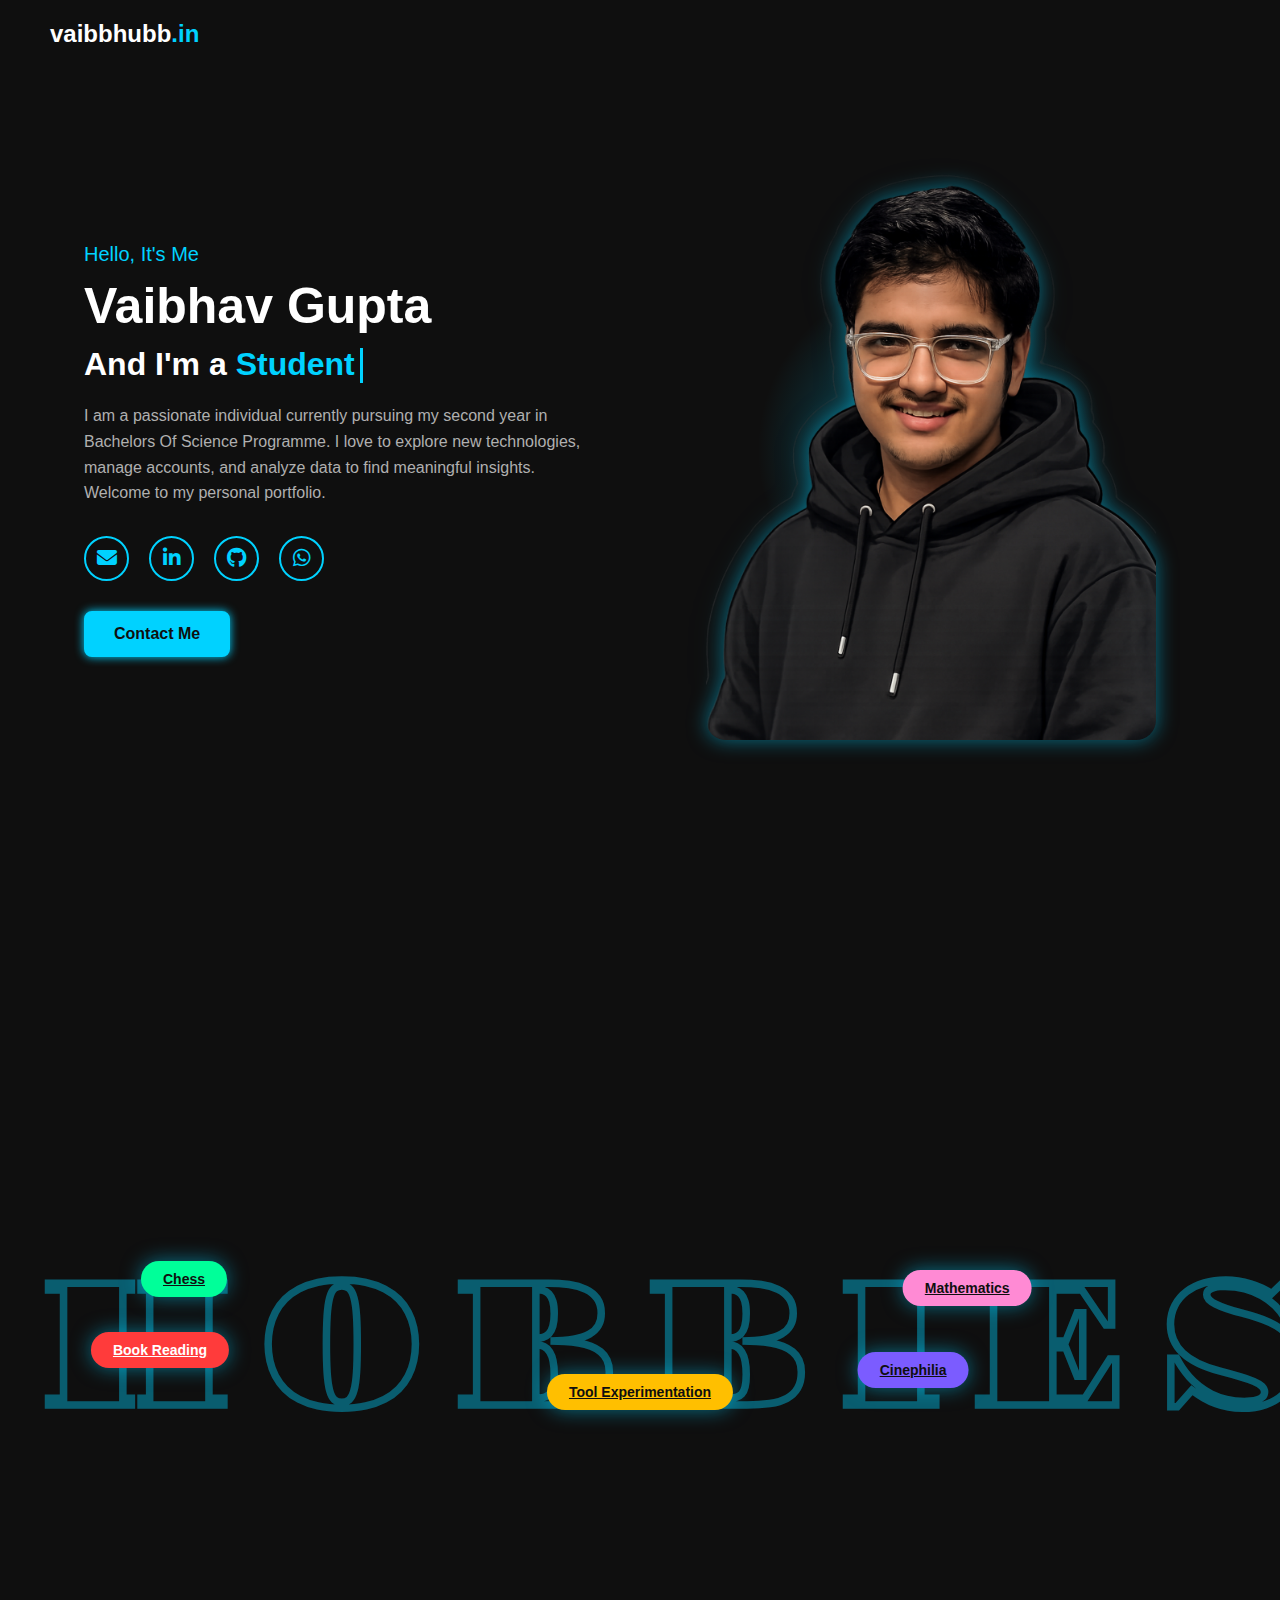
<file: index.html>
<!DOCTYPE html>
<html lang="en">

<head>
    <link rel="icon" type="image/png" href="images/favicon.png">
    <meta charset="UTF-8">
    <meta name="viewport" content="width=device-width, initial-scale=1.0">
    <title>Vaibbhubb | Portfolio</title>
    <link rel="stylesheet" href="https://fonts.googleapis.com/css2?family=Gravitas+One&display=swap">
    <link rel="stylesheet" href="style.css">
    <link rel="stylesheet" href="https://cdnjs.cloudflare.com/ajax/libs/font-awesome/6.4.0/css/all.min.css">
</head>

<body>

    <nav>
        <a href="./" class="logo">vaibbhubb<span>.in</span></a>
    </nav>

    <section class="hero-container">

        <div class="text-content">
            <h4>Hello, It's Me</h4>
            <h1>Vaibhav Gupta</h1>

            <h3>And I'm a <span id="typewriter-text"></span><span class="cursor"></span></h3>

            <p>
                I am a passionate individual currently pursuing my second year in Bachelors Of Science Programme.
                I love to explore new technologies, manage accounts, and analyze data to find meaningful insights.
                Welcome to my personal portfolio.
            </p>

            <div class="socials-container">
                <div class="social-icons">
                    <a href="mailto:vaibhavgupta97600@gmail.com" target="_blank"><i class="fas fa-envelope"></i></a>
                    <a href="https://www.linkedin.com/in/vaibhav-gupta-828435340/" target="_blank"><i
                            class="fab fa-linkedin-in"></i></a>
                    <a href="https://github.com/vaivav12" target="_blank"><i class="fab fa-github"></i></a>
                    <a href="https://wa.me/919068846022" target="_blank"><i class="fab fa-whatsapp"></i></a>
                </div>
            </div>

            <div class="btn-box">
                <a href="connect/" class="btn">Contact Me</a>
            </div>
        </div>

        <div class="image-content">
            <div class="image-bg-glow"></div>
            <img src="images/profile.png" alt="Vaibhav Gupta" class="profile-img">
        </div>

    </section>

    <!-- Hobbies Banner Section -->
    <section class="hobbies-section" id="hobbies">
        <div class="hobbies-inner">
            <h2 class="hobbies-title">HOBBIES</h2>
            <a href="chess/" class="hobby-pill hobby-chess">Chess</a>
            <a href="mathematics/" class="hobby-pill hobby-math">Mathematics</a>
            <a href="tools-experimentation/" class="hobby-pill hobby-tools">Tool Experimentation</a>
            <a href="cinephilia/" class="hobby-pill hobby-cinema">Cinephilia</a>
            <a href="reading/" class="hobby-pill hobby-reading">Book Reading</a>
        </div>
    </section>

    <script src="script.js"></script>

</body>

</html>
</file>
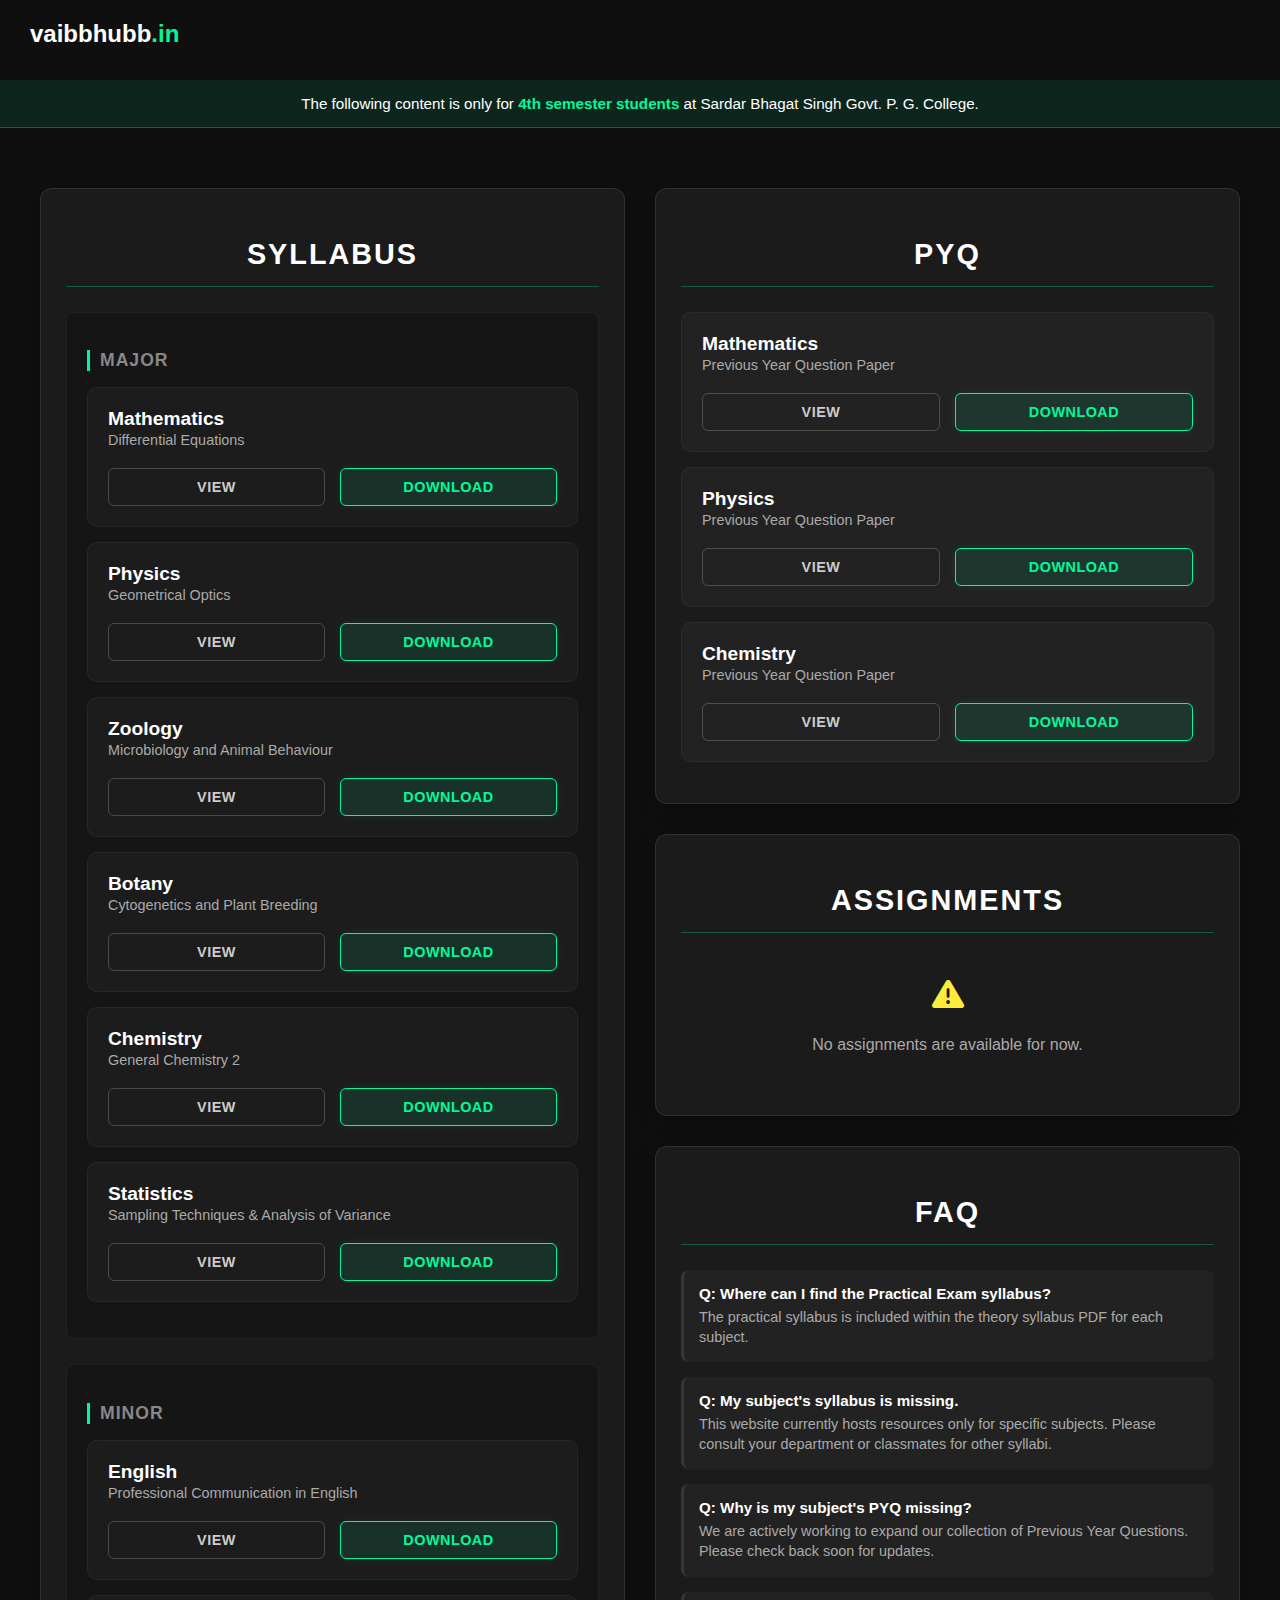
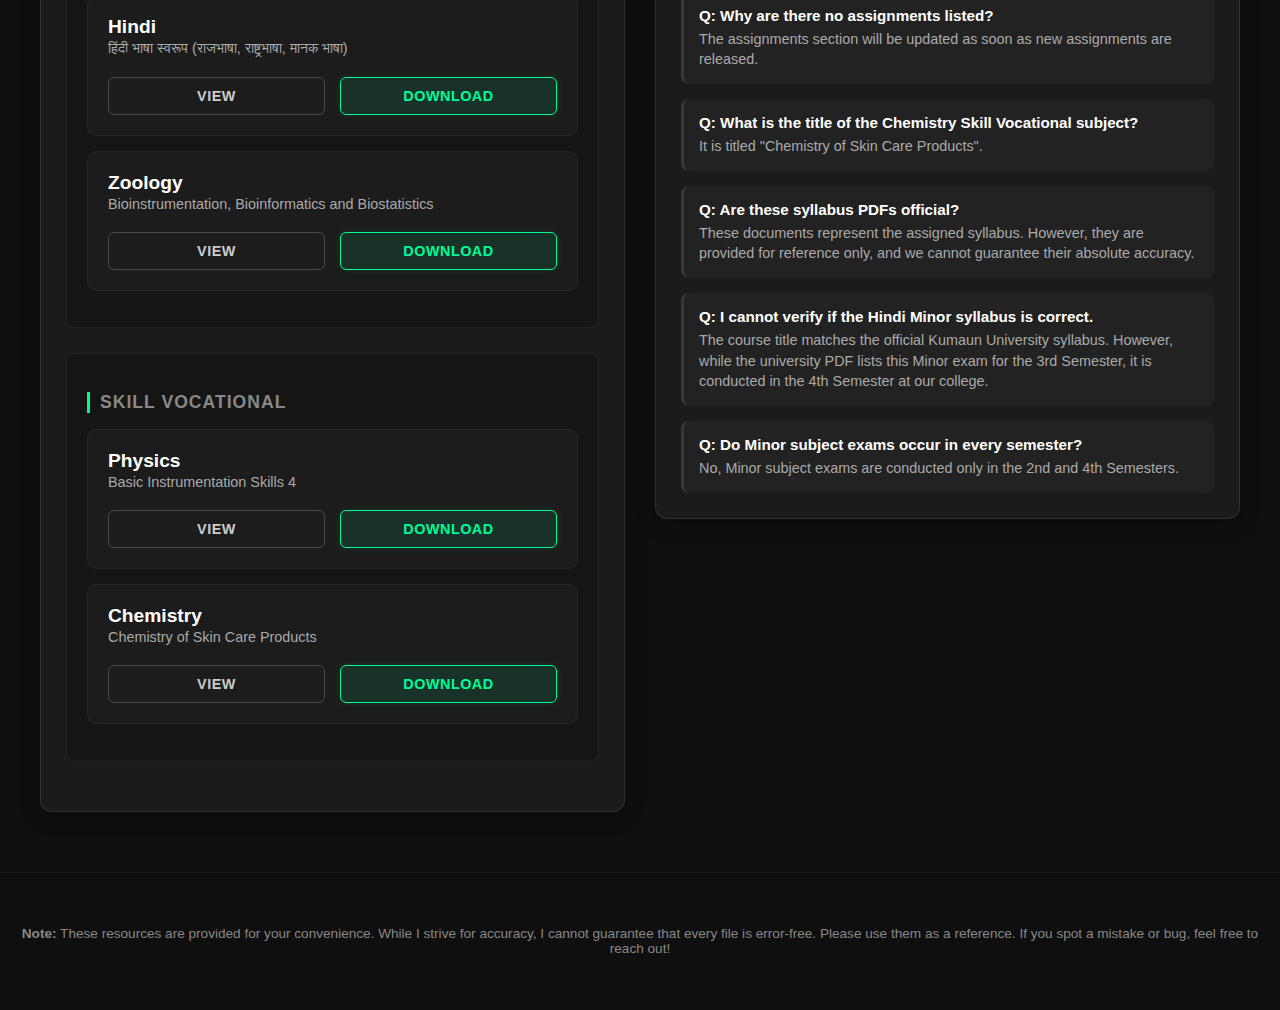
<file: 4thsem/index.html>
<!DOCTYPE html>
<html lang="en">

<head>
    <meta charset="UTF-8">
    <meta name="viewport" content="width=device-width, initial-scale=1.0">
    <title>4th Semester Resources | Vaibbhubb</title>
    <link rel="icon" type="image/png" href="../images/favicon.png">
    <link rel="stylesheet" href="https://cdnjs.cloudflare.com/ajax/libs/font-awesome/6.4.0/css/all.min.css">
    <link rel="stylesheet" href="style.css">
</head>

<body>

    <!-- Logo / Home Link -->
    <a href="../index.html" class="nav-link-home">vaibbhubb<span>.in</span></a>

    <!-- Disclaimer Note -->
    <div class="disclaimer-banner">
        The following content is only for <strong>4th semester students</strong> at Sardar Bhagat Singh Govt. P. G.
        College.
    </div>

    <div class="page-container">

        <div class="grid-container">

            <!-- Left Column: Syllabus -->
            <div class="syllabus-section">
                <h2 class="section-title">Syllabus <i class="fas fa-chevron-down mobile-icon"></i></h2>

                <div class="syllabus-content">
                    <!-- Major -->
                    <div class="sub-section">
                        <h3 class="sub-title">Major <i class="fas fa-chevron-down mobile-icon"></i></h3>
                        <ul class="resource-list">
                            <li class="resource-item">
                                <span class="subject-name">Mathematics</span>
                                <span class="course-title">Differential Equations</span>
                                <div class="action-buttons">
                                    <a href="maths-syllabus.pdf" target="_blank" class="btn-action btn-view">View</a>
                                    <a href="maths-syllabus.pdf" download class="btn-action btn-download">Download</a>
                                </div>
                            </li>
                            <li class="resource-item">
                                <span class="subject-name">Physics</span>
                                <span class="course-title">Geometrical Optics</span>
                                <div class="action-buttons">
                                    <a href="physics-syllabus.pdf" target="_blank" class="btn-action btn-view">View</a>
                                    <a href="physics-syllabus.pdf" download class="btn-action btn-download">Download</a>
                                </div>
                            </li>
                            <li class="resource-item">
                                <span class="subject-name">Zoology</span>
                                <span class="course-title">Microbiology and Animal Behaviour</span>
                                <div class="action-buttons">
                                    <a href="zoology-syllabus.pdf" target="_blank" class="btn-action btn-view">View</a>
                                    <a href="zoology-syllabus.pdf" download class="btn-action btn-download">Download</a>
                                </div>
                            </li>
                            <li class="resource-item">
                                <span class="subject-name">Botany</span>
                                <span class="course-title">Cytogenetics and Plant Breeding</span>
                                <div class="action-buttons">
                                    <a href="botany-syllabus.pdf" target="_blank" class="btn-action btn-view">View</a>
                                    <a href="botany-syllabus.pdf" download class="btn-action btn-download">Download</a>
                                </div>
                            </li>
                            <li class="resource-item">
                                <span class="subject-name">Chemistry</span>
                                <span class="course-title">General Chemistry 2</span>
                                <div class="action-buttons">
                                    <a href="chemistry-syllabus.pdf" target="_blank"
                                        class="btn-action btn-view">View</a>
                                    <a href="chemistry-syllabus.pdf" download
                                        class="btn-action btn-download">Download</a>
                                </div>
                            </li>
                            <li class="resource-item">
                                <span class="subject-name">Statistics</span>
                                <span class="course-title">Sampling Techniques & Analysis of Variance</span>
                                <div class="action-buttons">
                                    <a href="statistics-syllabus.pdf" target="_blank"
                                        class="btn-action btn-view">View</a>
                                    <a href="statistics-syllabus.pdf" download
                                        class="btn-action btn-download">Download</a>
                                </div>
                            </li>
                        </ul>
                    </div>

                    <!-- Minor -->
                    <div class="sub-section">
                        <h3 class="sub-title">Minor <i class="fas fa-chevron-down mobile-icon"></i></h3>
                        <ul class="resource-list">
                            <li class="resource-item">
                                <span class="subject-name">English</span>
                                <span class="course-title">Professional Communication in English</span>
                                <div class="action-buttons">
                                    <a href="english-minor-syllabus.pdf" target="_blank"
                                        class="btn-action btn-view">View</a>
                                    <a href="english-minor-syllabus.pdf" download
                                        class="btn-action btn-download">Download</a>
                                </div>
                            </li>
                            <li class="resource-item">
                                <span class="subject-name">Hindi</span>
                                <span class="course-title">हिंदी भाषा स्वरूप (राजभाषा, राष्ट्रभाषा, मानक भाषा)</span>
                                <div class="action-buttons">
                                    <a href="hindi-minor-syllabus.pdf" target="_blank"
                                        class="btn-action btn-view">View</a>
                                    <a href="hindi-minor-syllabus.pdf" download
                                        class="btn-action btn-download">Download</a>
                                </div>
                            </li>
                            <li class="resource-item">
                                <span class="subject-name">Zoology</span>
                                <span class="course-title">Bioinstrumentation, Bioinformatics and Biostatistics</span>
                                <div class="action-buttons">
                                    <a href="zoology-minor-syllabus.pdf" target="_blank"
                                        class="btn-action btn-view">View</a>
                                    <a href="zoology-minor-syllabus.pdf" download
                                        class="btn-action btn-download">Download</a>
                                </div>
                            </li>
                        </ul>
                    </div>

                    <!-- Vocational -->
                    <div class="sub-section">
                        <h3 class="sub-title">Skill Vocational <i class="fas fa-chevron-down mobile-icon"></i></h3>
                        <ul class="resource-list">
                            <li class="resource-item">
                                <span class="subject-name">Physics</span>
                                <span class="course-title">Basic Instrumentation Skills 4</span>
                                <div class="action-buttons">
                                    <a href="physics-skill-vocational-syllabus.pdf" target="_blank"
                                        class="btn-action btn-view">View</a>
                                    <a href="physics-skill-vocational-syllabus.pdf" download
                                        class="btn-action btn-download">Download</a>
                                </div>
                            </li>
                            <li class="resource-item">
                                <span class="subject-name">Chemistry</span>
                                <span class="course-title">Chemistry of Skin Care Products</span>
                                <div class="action-buttons">
                                    <a href="chemistry-skill-vocational-syllabus.pdf" target="_blank"
                                        class="btn-action btn-view">View</a>
                                    <a href="chemistry-skill-vocational-syllabus.pdf" download
                                        class="btn-action btn-download">Download</a>
                                </div>
                            </li>
                        </ul>
                    </div>

                </div> <!-- End syllabus-content -->

            </div> <!-- End syllabus-section -->

            <!-- Right Column -->
            <div class="right-column">

                <!-- PYQ Section -->
                <div class="pyq-section">
                    <h2 class="section-title">PYQ <i class="fas fa-chevron-down mobile-icon"></i></h2>
                    <div class="section-content">
                        <ul class="resource-list">
                            <li class="resource-item">
                                <span class="subject-name">Mathematics</span>
                                <span class="course-title">Previous Year Question Paper</span>
                                <div class="action-buttons">
                                    <a href="maths-4th-sem-pyq.pdf" target="_blank" class="btn-action btn-view">View</a>
                                    <a href="maths-4th-sem-pyq.pdf" download
                                        class="btn-action btn-download">Download</a>
                                </div>
                            </li>
                            <li class="resource-item">
                                <span class="subject-name">Physics</span>
                                <span class="course-title">Previous Year Question Paper</span>
                                <div class="action-buttons">
                                    <a href="physics-4th-sem-pyq.pdf" target="_blank"
                                        class="btn-action btn-view">View</a>
                                    <a href="physics-4th-sem-pyq.pdf" download
                                        class="btn-action btn-download">Download</a>
                                </div>
                            </li>
                            <li class="resource-item">
                                <span class="subject-name">Chemistry</span>
                                <span class="course-title">Previous Year Question Paper</span>
                                <div class="action-buttons">
                                    <a href="chemistry-4th-sem-pyq.pdf" target="_blank"
                                        class="btn-action btn-view">View</a>
                                    <a href="chemistry-4th-sem-pyq.pdf" download
                                        class="btn-action btn-download">Download</a>
                                </div>
                            </li>
                        </ul>
                    </div>
                </div>

                <!-- Assignments Section -->
                <div class="assignments-section">
                    <h2 class="section-title">Assignments <i class="fas fa-chevron-down mobile-icon"></i></h2>
                    <div class="section-content">
                        <div style="text-align: center; color: #aaa; padding: 20px;">
                            <i class="fas fa-exclamation-triangle"
                                style="font-size: 2rem; color: #ffeb3b; margin-bottom: 10px;"></i>
                            <p>No assignments are available for now.</p>
                        </div>
                    </div>
                </div>

                <!-- FAQ Section -->
                <div class="faq-section">
                    <h2 class="section-title">FAQ <i class="fas fa-chevron-down mobile-icon"></i></h2>
                    <div class="section-content">
                        <div class="faq-list">
                            <div class="faq-item">
                                <div class="faq-question">Q: Where can I find the Practical Exam syllabus?</div>
                                <div class="faq-answer">The practical syllabus is included within the theory syllabus
                                    PDF
                                    for each subject.</div>
                            </div>
                            <div class="faq-item">
                                <div class="faq-question">Q: My subject's syllabus is missing.</div>
                                <div class="faq-answer">This website currently hosts resources only for specific
                                    subjects.
                                    Please consult your department or classmates for other syllabi.</div>
                            </div>
                            <div class="faq-item">
                                <div class="faq-question">Q: Why is my subject's PYQ missing?</div>
                                <div class="faq-answer">We are actively working to expand our collection of Previous
                                    Year
                                    Questions. Please check back soon for updates.</div>
                            </div>
                            <div class="faq-item">
                                <div class="faq-question">Q: Why are there no assignments listed?</div>
                                <div class="faq-answer">The assignments section will be updated as soon as new
                                    assignments
                                    are released.</div>
                            </div>
                            <div class="faq-item">
                                <div class="faq-question">Q: What is the title of the Chemistry Skill Vocational
                                    subject?</div>
                                <div class="faq-answer">It is titled "Chemistry of Skin Care Products".</div>
                            </div>
                            <div class="faq-item">
                                <div class="faq-question">Q: Are these syllabus PDFs official?</div>
                                <div class="faq-answer">These documents represent the assigned syllabus. However, they
                                    are
                                    provided for reference only, and we cannot guarantee their absolute accuracy.</div>
                            </div>
                            <div class="faq-item">
                                <div class="faq-question">Q: I cannot verify if the Hindi Minor syllabus is correct.
                                </div>
                                <div class="faq-answer">The course title matches the official Kumaun University
                                    syllabus.
                                    However, while the university PDF lists this Minor exam for the 3rd Semester, it is
                                    conducted in the 4th Semester at our college.</div>
                            </div>
                            <div class="faq-item">
                                <div class="faq-question">Q: Do Minor subject exams occur in every semester?</div>
                                <div class="faq-answer">No, Minor subject exams are conducted only in the 2nd and 4th
                                    Semesters.</div>
                            </div>
                        </div>
                    </div>
                </div>
            </div>

        </div>
    </div>

    <!-- Footer -->
    <footer class="site-footer">
        <p><strong>Note:</strong> These resources are provided for your convenience. While I strive for accuracy, I
            cannot guarantee that every file is error-free. Please use them as a reference. If you spot a mistake or
            bug, feel free to reach out!</p>
    </footer>

    <!-- Accordion Script -->
    <script src="accordion.js"></script>
</body>

</html>
</file>
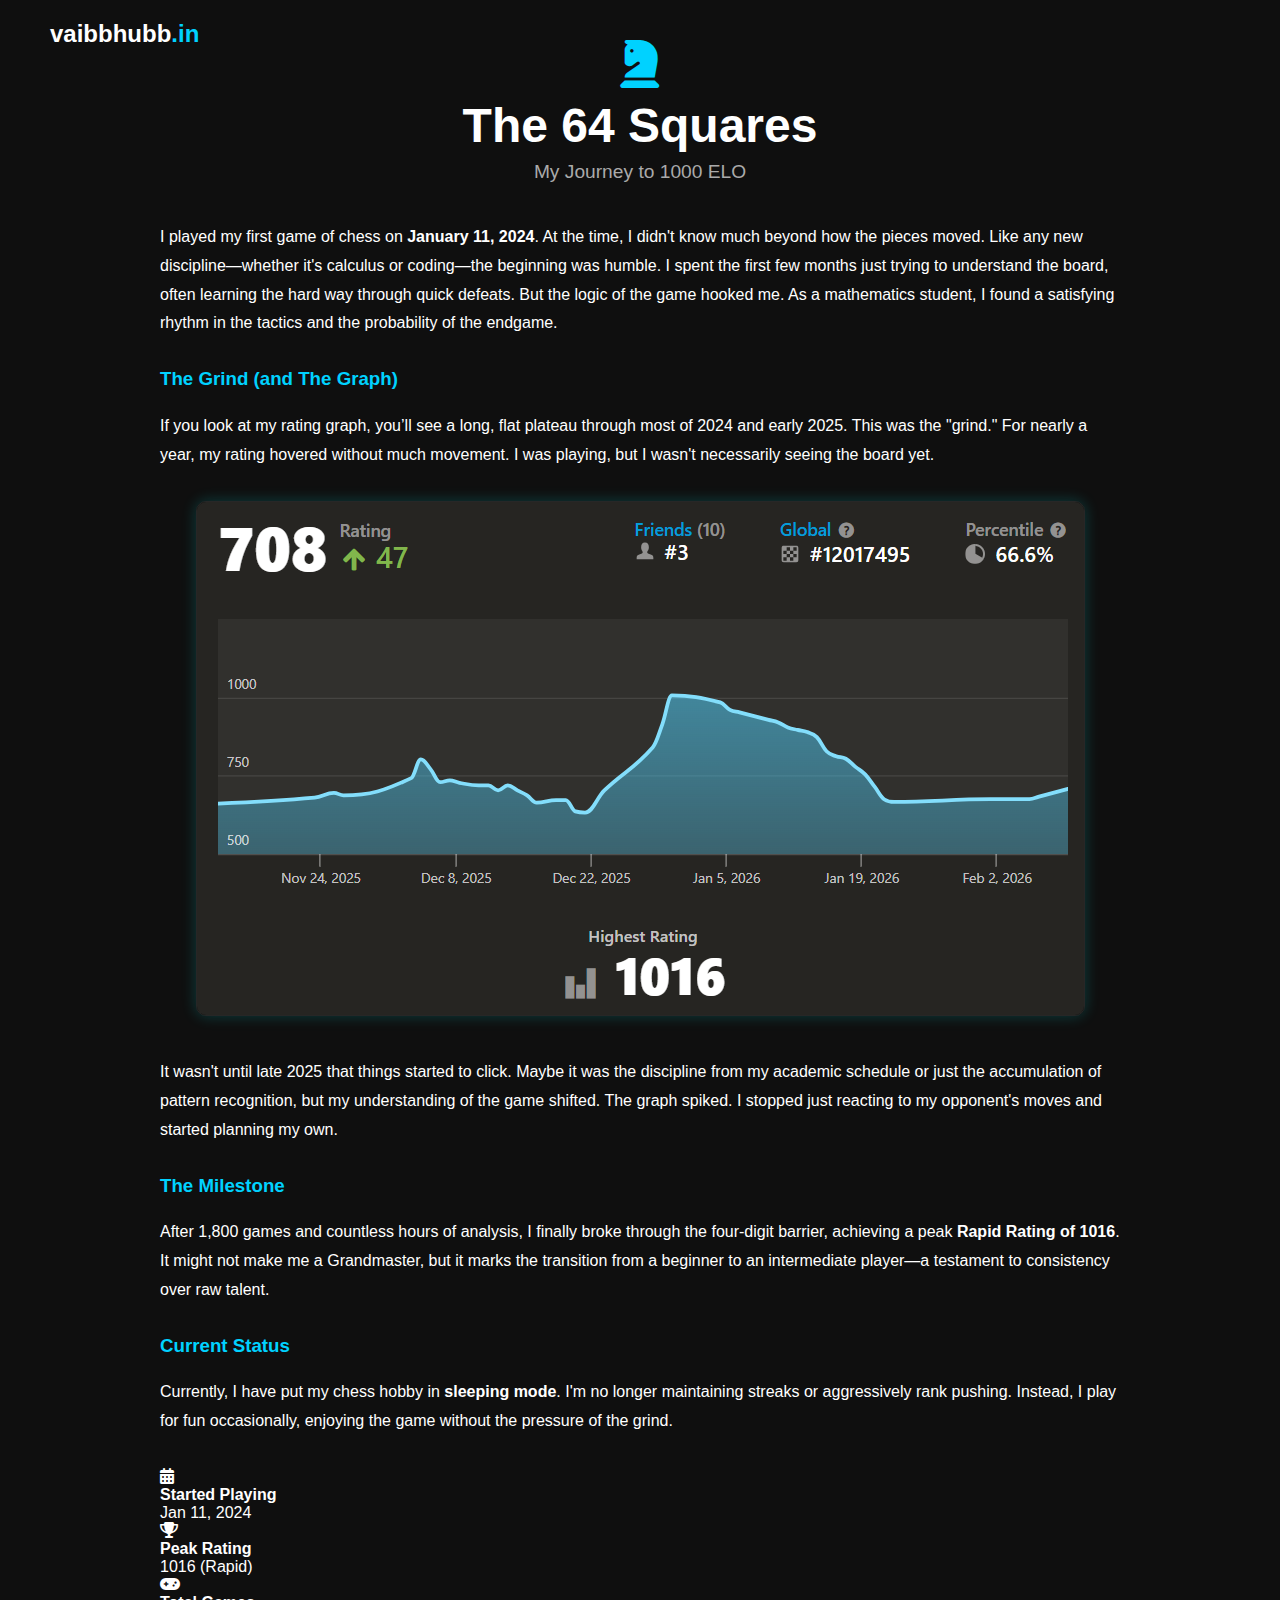
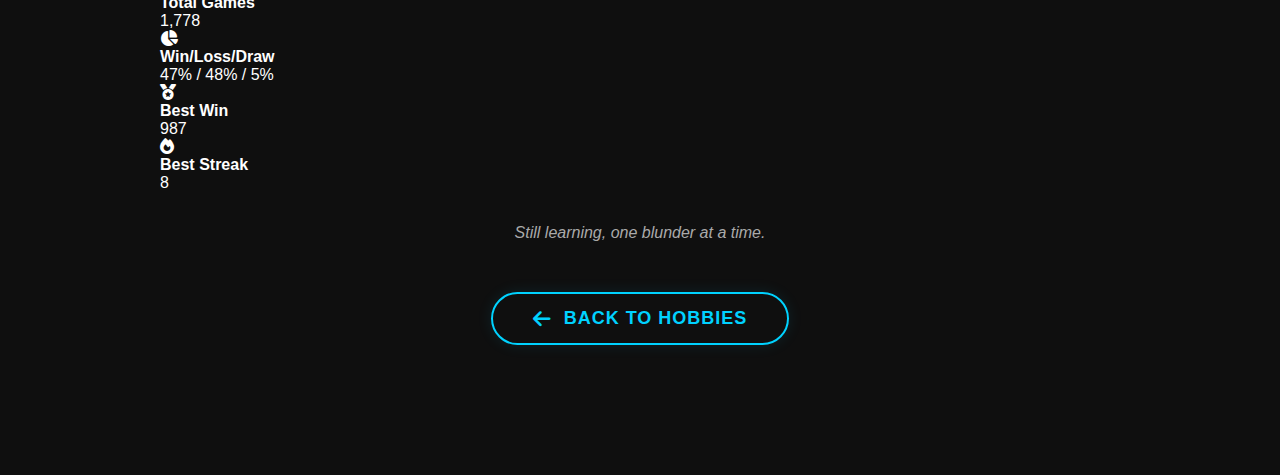
<file: chess/index.html>
<!DOCTYPE html>
<html lang="en">

<head>
    <link rel="icon" type="image/png" href="../images/favicon.png">
    <meta charset="UTF-8">
    <meta name="viewport" content="width=device-width, initial-scale=1.0">
    <title>Chess Journey | Vaibbhubb</title>
    <link rel="stylesheet" href="../style.css">
    <link rel="stylesheet" href="https://cdnjs.cloudflare.com/ajax/libs/font-awesome/6.4.0/css/all.min.css">
    <style>
        .hobby-page-container {
            max-width: 1000px;
            margin: 0 auto;
            padding: 40px 20px 50px;
            /* Top padding to clear the fixed/absolute nav */
        }

        .hobby-header {
            text-align: center;
            margin-bottom: 40px;
        }

        .hobby-icon {
            font-size: 3rem;
            color: var(--primary-color, #00d2ff);
            /* Fallback if var not defined */
            margin-bottom: 10px;
        }

        .hobby-header h1 {
            font-size: 3rem;
            margin-bottom: 0.5rem;
        }

        .hobby-header .subtitle {
            font-size: 1.2rem;
            color: #aaa;
        }

        /* Specific styles for the chess text content to improve readability for long form */
        .chess-narrative {
            text-align: left;
            line-height: 1.8;
            margin-bottom: 2rem;
        }

        .chess-narrative h2,
        .chess-narrative h3 {
            margin-top: 1.5rem;
            margin-bottom: 1rem;
            color: #00d2ff;
        }

        .chess-graph-container {
            margin: 2rem 0;
            text-align: center;
        }

        .chess-graph-img {
            max-width: 100%;
            border-radius: 10px;
            box-shadow: 0 0 15px rgba(0, 255, 255, 0.2);
            border: 1px solid rgba(255, 255, 255, 0.1);
        }
    </style>
</head>

<body>

    <nav>
        <a href="../" class="logo">vaibbhubb<span>.in</span></a>
    </nav>

    <div class="hobby-page-container">

        <div class="hobby-header">
            <i class="fas fa-chess-knight hobby-icon"></i>
            <h1>The 64 Squares</h1>
            <p class="subtitle">My Journey to 1000 ELO</p>
        </div>

        <div class="hobby-content">

            <div class="chess-narrative">
                <p>
                    I played my first game of chess on <strong>January 11, 2024</strong>. At the time, I didn't know
                    much beyond how the pieces moved.
                    Like any new discipline—whether it's calculus or coding—the beginning was humble. I spent the first
                    few months just trying to understand the board,
                    often learning the hard way through quick defeats. But the logic of the game hooked me. As a
                    mathematics student, I found a satisfying rhythm in the tactics and the probability of the endgame.
                </p>

                <h3>The Grind (and The Graph)</h3>
                <p>
                    If you look at my rating graph, you’ll see a long, flat plateau through most of 2024 and early 2025.
                    This was the "grind."
                    For nearly a year, my rating hovered without much movement. I was playing, but I wasn't necessarily
                    seeing the board yet.
                </p>
                <div class="chess-graph-container">
                    <!-- Graph image provided by the user -->
                    <img src="../images/chess_graph.png" alt="Graph showing my chess rating progression over time"
                        class="chess-graph-img">
                </div>
                <p>
                    It wasn't until late 2025 that things started to click. Maybe it was the discipline from my academic
                    schedule or just the accumulation of pattern recognition, but my understanding of the game shifted.
                    The graph spiked. I stopped just reacting to my opponent's moves and started planning my own.
                </p>

                <h3>The Milestone</h3>
                <p>
                    After 1,800 games and countless hours of analysis, I finally broke through the four-digit barrier,
                    achieving a peak <strong>Rapid Rating of 1016</strong>.
                    It might not make me a Grandmaster, but it marks the transition from a beginner to an intermediate
                    player—a testament to consistency over raw talent.
                </p>

                <h3>Current Status</h3>
                <p>
                    Currently, I have put my chess hobby in <strong>sleeping mode</strong>. I'm no longer maintaining
                    streaks or
                    aggressively rank pushing. Instead, I play for fun occasionally, enjoying the game without the
                    pressure of the grind.
                </p>
            </div>

            <div class="hobby-stats">
                <div class="stat-card">
                    <i class="fas fa-calendar-alt"></i>
                    <h4>Started Playing</h4>
                    <p>Jan 11, 2024</p>
                </div>
                <div class="stat-card">
                    <i class="fas fa-trophy"></i>
                    <h4>Peak Rating</h4>
                    <p>1016 (Rapid)</p>
                </div>
                <div class="stat-card">
                    <i class="fas fa-gamepad"></i>
                    <h4>Total Games</h4>
                    <p>1,778</p>
                </div>
                <div class="stat-card">
                    <i class="fas fa-chart-pie"></i>
                    <h4>Win/Loss/Draw</h4>
                    <p>47% / 48% / 5%</p>
                </div>
                <div class="stat-card">
                    <i class="fas fa-medal"></i>
                    <h4>Best Win</h4>
                    <p>987</p>
                </div>
                <div class="stat-card">
                    <i class="fas fa-fire"></i>
                    <h4>Best Streak</h4>
                    <p>8</p>
                </div>
            </div>

            <p style="text-align: center; margin-top: 2rem; font-style: italic; color: #aaa;">Still learning, one
                blunder at a time.</p>

        </div>

        <div class="back-link-container">
            <a href="../#hobbies" class="back-link">
                <i class="fas fa-arrow-left"></i> Back to Hobbies
            </a>
        </div>
    </div>

</body>

</html>
</file>
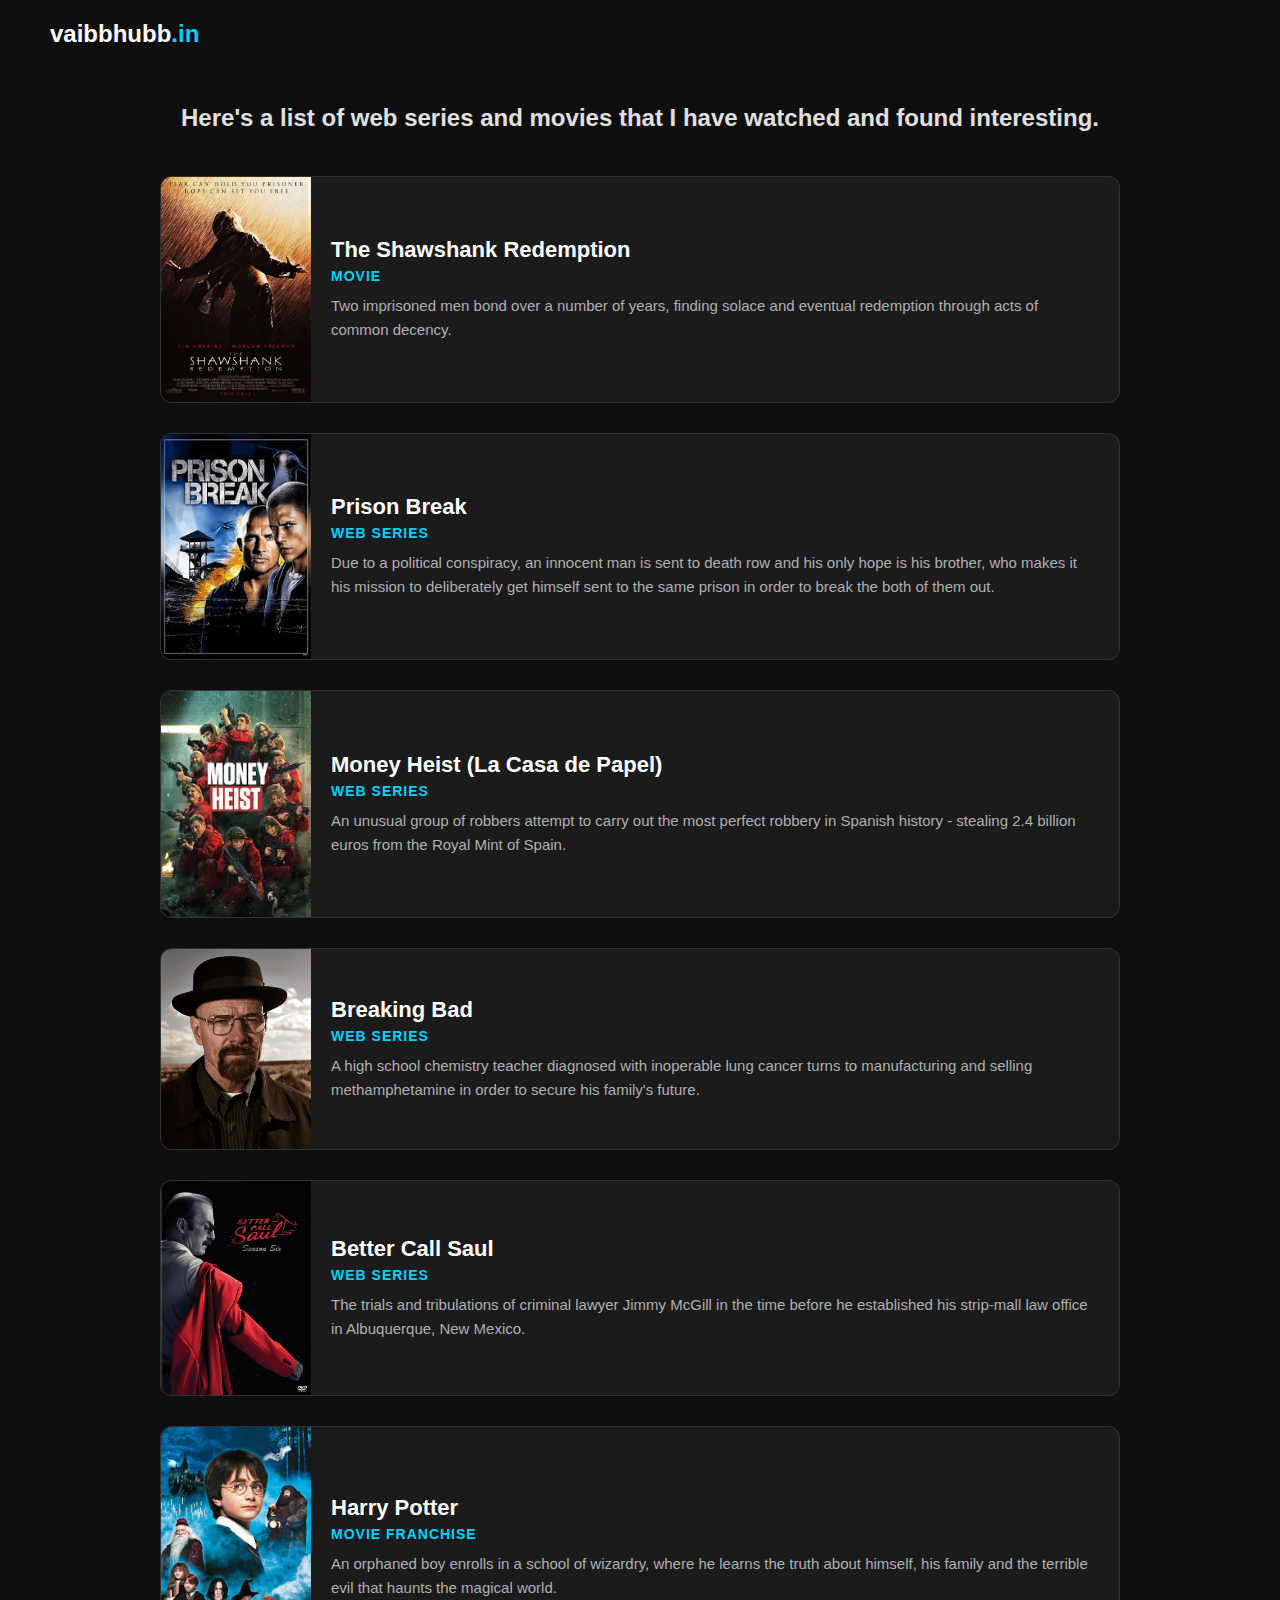
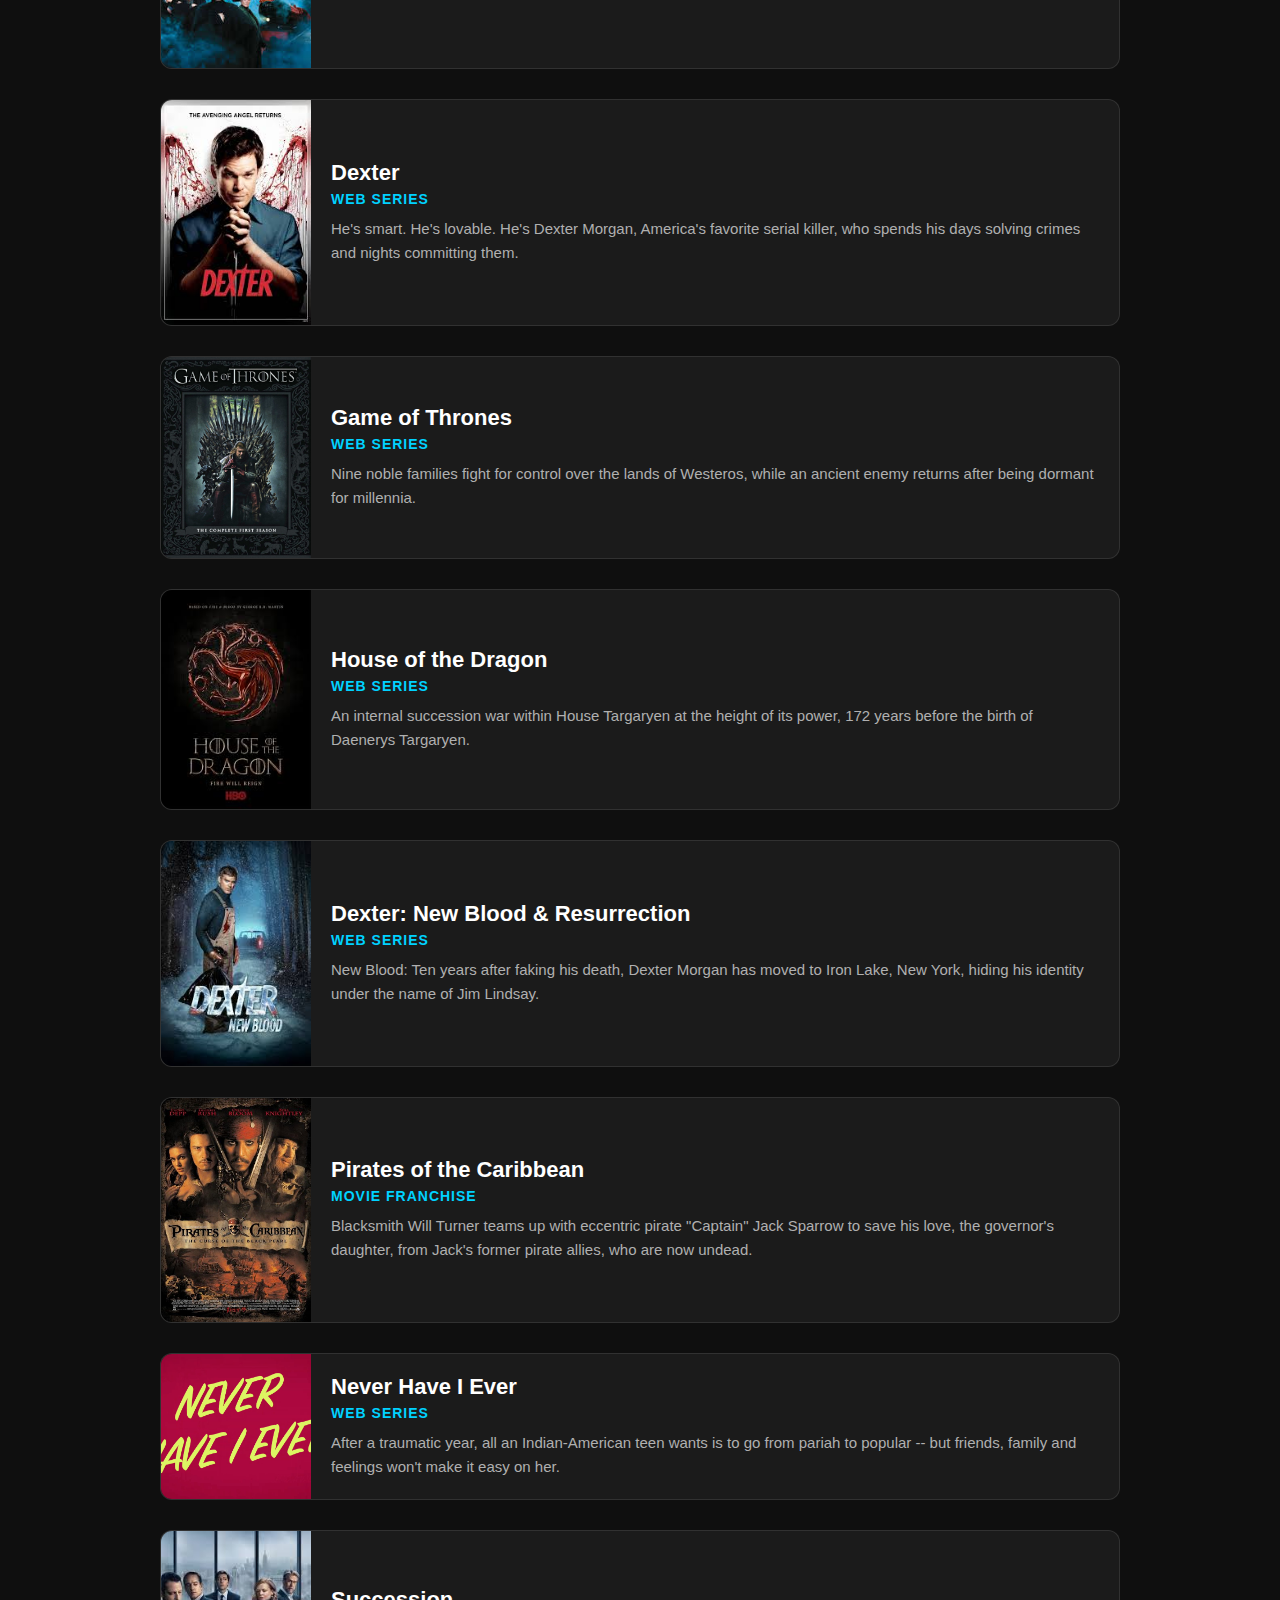
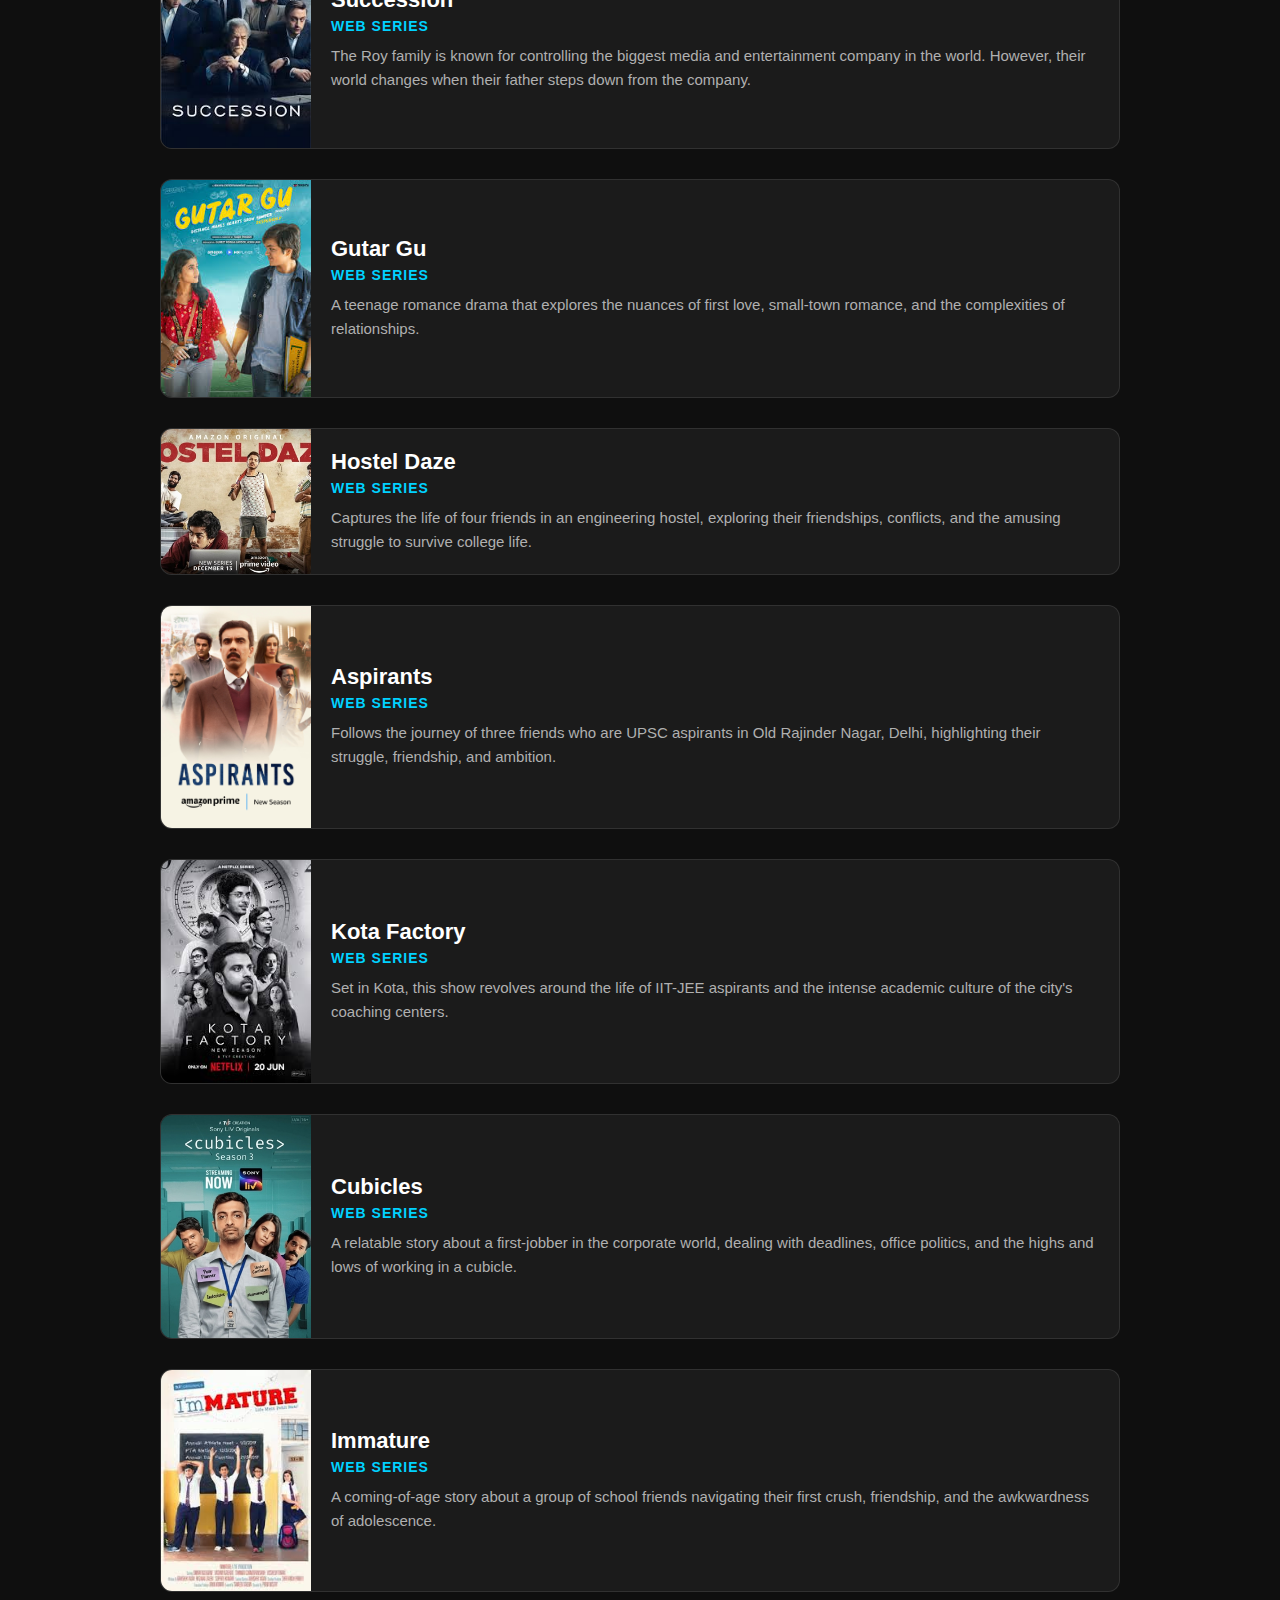
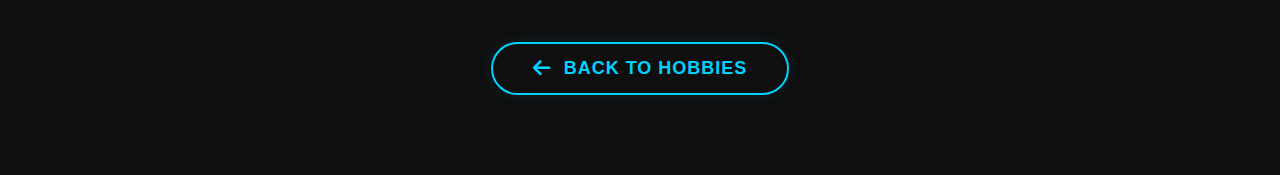
<file: cinephilia/index.html>
<!DOCTYPE html>
<html lang="en">

<head>
    <link rel="icon" type="image/png" href="../images/favicon.png">
    <meta charset="UTF-8">
    <meta name="viewport" content="width=device-width, initial-scale=1.0">
    <title>Cinephilia | Vaibbhubb</title>
    <link rel="stylesheet" href="../style.css">
    <link rel="stylesheet" href="https://cdnjs.cloudflare.com/ajax/libs/font-awesome/6.4.0/css/all.min.css">
</head>

<body>

    <nav>
        <a href="../" class="logo">vaibbhubb<span>.in</span></a>
    </nav>

    <div class="movie-list-container">
        <h2 class="page-heading">Here's a list of web series and movies that I have watched and found interesting.</h2>

        <div class="movie-list">
            <!-- The Shawshank Redemption -->
            <div class="movie-item">
                <div class="movie-poster">
                    <img src="../assets/posters/ShawshankRedemptionMoviePoster.jpg" alt="The Shawshank Redemption">
                </div>
                <div class="movie-details">
                    <h2>The Shawshank Redemption</h2>
                    <span class="movie-type">Movie</span>
                    <p>Two imprisoned men bond over a number of years, finding solace and eventual redemption through
                        acts of common decency.</p>
                </div>
            </div>

            <!-- Prison Break -->
            <div class="movie-item">
                <div class="movie-poster">
                    <img src="../assets/posters/Prison_Break.jpg" alt="Prison Break">
                </div>
                <div class="movie-details">
                    <h2>Prison Break</h2>
                    <span class="movie-type">Web Series</span>
                    <p>Due to a political conspiracy, an innocent man is sent to death row and his only hope is his
                        brother, who makes it his mission to deliberately get himself sent to the same prison in order
                        to break the both of them out.</p>
                </div>
            </div>

            <!-- Money Heist -->
            <div class="movie-item">
                <div class="movie-poster">
                    <img src="../assets/posters/Money_Heist.jpg" alt="Money Heist">
                </div>
                <div class="movie-details">
                    <h2>Money Heist (La Casa de Papel)</h2>
                    <span class="movie-type">Web Series</span>
                    <p>An unusual group of robbers attempt to carry out the most perfect robbery in Spanish history -
                        stealing 2.4 billion euros from the Royal Mint of Spain.</p>
                </div>
            </div>

            <!-- Breaking Bad -->
            <div class="movie-item">
                <div class="movie-poster">
                    <img src="../assets/posters/Walter_White_S5B.png" alt="Breaking Bad">
                </div>
                <div class="movie-details">
                    <h2>Breaking Bad</h2>
                    <span class="movie-type">Web Series</span>
                    <p>A high school chemistry teacher diagnosed with inoperable lung cancer turns to manufacturing and
                        selling methamphetamine in order to secure his family's future.</p>
                </div>
            </div>

            <!-- Better Call Saul -->
            <div class="movie-item">
                <div class="movie-poster">
                    <img src="../assets/posters/Better_Call_Saul_season_6.jpg" alt="Better Call Saul">
                </div>
                <div class="movie-details">
                    <h2>Better Call Saul</h2>
                    <span class="movie-type">Web Series</span>
                    <p>The trials and tribulations of criminal lawyer Jimmy McGill in the time before he established his
                        strip-mall law office in Albuquerque, New Mexico.</p>
                </div>
            </div>

            <!-- Harry Potter -->
            <div class="movie-item">
                <div class="movie-poster">
                    <img src="../assets/posters/Harry_Potter.jpg" alt="Harry Potter">
                </div>
                <div class="movie-details">
                    <h2>Harry Potter</h2>
                    <span class="movie-type">Movie Franchise</span>
                    <p>An orphaned boy enrolls in a school of wizardry, where he learns the truth about himself, his
                        family and the terrible evil that haunts the magical world.</p>
                </div>
            </div>

            <!-- Dexter -->
            <div class="movie-item">
                <div class="movie-poster">
                    <img src="../assets/posters/Dexter.jpg" alt="Dexter">
                </div>
                <div class="movie-details">
                    <h2>Dexter</h2>
                    <span class="movie-type">Web Series</span>
                    <p>He's smart. He's lovable. He's Dexter Morgan, America's favorite serial killer, who spends his
                        days solving crimes and nights committing them.</p>
                </div>
            </div>

            <!-- Game of Thrones -->
            <div class="movie-item">
                <div class="movie-poster">
                    <img src="../assets/posters/Game_of_Thrones_Season_1.jpg" alt="Game of Thrones">
                </div>
                <div class="movie-details">
                    <h2>Game of Thrones</h2>
                    <span class="movie-type">Web Series</span>
                    <p>Nine noble families fight for control over the lands of Westeros, while an ancient enemy returns
                        after being dormant for millennia.</p>
                </div>
            </div>

            <!-- House of the Dragon -->
            <div class="movie-item">
                <div class="movie-poster">
                    <img src="../assets/posters/House_of_the_Dragon.jpg" alt="House of the Dragon">
                </div>
                <div class="movie-details">
                    <h2>House of the Dragon</h2>
                    <span class="movie-type">Web Series</span>
                    <p>An internal succession war within House Targaryen at the height of its power, 172 years before
                        the birth of Daenerys Targaryen.</p>
                </div>
            </div>

            <!-- Dexter: Resurrection & New Blood -->
            <div class="movie-item">
                <div class="movie-poster">
                    <img src="../assets/posters/Dexter_New_Blood.png" alt="Dexter: New Blood">
                </div>
                <div class="movie-details">
                    <h2>Dexter: New Blood & Resurrection</h2>
                    <span class="movie-type">Web Series</span>
                    <p>New Blood: Ten years after faking his death, Dexter Morgan has moved to Iron Lake, New York,
                        hiding his identity under the name of Jim Lindsay.</p>
                </div>
            </div>

            <!-- Pirates of the Caribbean -->
            <div class="movie-item">
                <div class="movie-poster">
                    <img src="../assets/posters/Pirates_of_the_Caribbean_-_The_Curse_of_the_Black_Pearl.png"
                        alt="Pirates of the Caribbean">
                </div>
                <div class="movie-details">
                    <h2>Pirates of the Caribbean</h2>
                    <span class="movie-type">Movie Franchise</span>
                    <p>Blacksmith Will Turner teams up with eccentric pirate "Captain" Jack Sparrow to save his love,
                        the governor's daughter, from Jack's former pirate allies, who are now undead.</p>
                </div>
            </div>

            <!-- Never Have I Ever -->
            <div class="movie-item">
                <div class="movie-poster">
                    <img src="../assets/posters/Never_Have_I_Ever_Title_Card.png" alt="Never Have I Ever">
                </div>
                <div class="movie-details">
                    <h2>Never Have I Ever</h2>
                    <span class="movie-type">Web Series</span>
                    <p>After a traumatic year, all an Indian-American teen wants is to go from pariah to popular -- but
                        friends, family and feelings won't make it easy on her.</p>
                </div>
            </div>

            <!-- Succession -->
            <div class="movie-item">
                <div class="movie-poster">
                    <img src="../assets/posters/Succession.jpg" alt="Succession">
                </div>
                <div class="movie-details">
                    <h2>Succession</h2>
                    <span class="movie-type">Web Series</span>
                    <p>The Roy family is known for controlling the biggest media and entertainment company in the world.
                        However, their world changes when their father steps down from the company.</p>
                </div>
            </div>

            <!-- Gutar Gu -->
            <div class="movie-item">
                <div class="movie-poster">
                    <img src="../assets/posters/Gutar_Gu.jpg" alt="Gutar Gu">
                </div>
                <div class="movie-details">
                    <h2>Gutar Gu</h2>
                    <span class="movie-type">Web Series</span>
                    <p>A teenage romance drama that explores the nuances of first love, small-town romance, and the
                        complexities of relationships.</p>
                </div>
            </div>

            <!-- Hostel Daze -->
            <div class="movie-item">
                <div class="movie-poster">
                    <img src="../assets/posters/Hostel_Daze_Official_Poster.jpg" alt="Hostel Daze">
                </div>
                <div class="movie-details">
                    <h2>Hostel Daze</h2>
                    <span class="movie-type">Web Series</span>
                    <p>Captures the life of four friends in an engineering hostel, exploring their friendships,
                        conflicts, and the amusing struggle to survive college life.</p>
                </div>
            </div>

            <!-- Aspirants -->
            <div class="movie-item">
                <div class="movie-poster">
                    <img src="../assets/posters/Aspirants.jpg" alt="Aspirants">
                </div>
                <div class="movie-details">
                    <h2>Aspirants</h2>
                    <span class="movie-type">Web Series</span>
                    <p>Follows the journey of three friends who are UPSC aspirants in Old Rajinder Nagar, Delhi,
                        highlighting their struggle, friendship, and ambition.</p>
                </div>
            </div>

            <!-- Kota Factory -->
            <div class="movie-item">
                <div class="movie-poster">
                    <img src="../assets/posters/Kota_Factory.jpg" alt="Kota Factory">
                </div>
                <div class="movie-details">
                    <h2>Kota Factory</h2>
                    <span class="movie-type">Web Series</span>
                    <p>Set in Kota, this show revolves around the life of IIT-JEE aspirants and the intense academic
                        culture of the city's coaching centers.</p>
                </div>
            </div>

            <!-- Cubicles -->
            <div class="movie-item">
                <div class="movie-poster">
                    <img src="../assets/posters/Cubicles_Poster.jpg" alt="Cubicles">
                </div>
                <div class="movie-details">
                    <h2>Cubicles</h2>
                    <span class="movie-type">Web Series</span>
                    <p>A relatable story about a first-jobber in the corporate world, dealing with deadlines, office
                        politics, and the highs and lows of working in a cubicle.</p>
                </div>
            </div>

            <!-- Immature -->
            <div class="movie-item">
                <div class="movie-poster">
                    <img src="../assets/posters/Immature.jpg" alt="Immature">
                </div>
                <div class="movie-details">
                    <h2>Immature</h2>
                    <span class="movie-type">Web Series</span>
                    <p>A coming-of-age story about a group of school friends navigating their first crush, friendship,
                        and the awkwardness of adolescence.</p>
                </div>
            </div>

        </div>
    </div>

    <div class="back-link-container">
        <a href="../#hobbies" class="back-link">
            <i class="fas fa-arrow-left"></i> Back to Hobbies
        </a>
    </div>

</body>

</html>
</file>
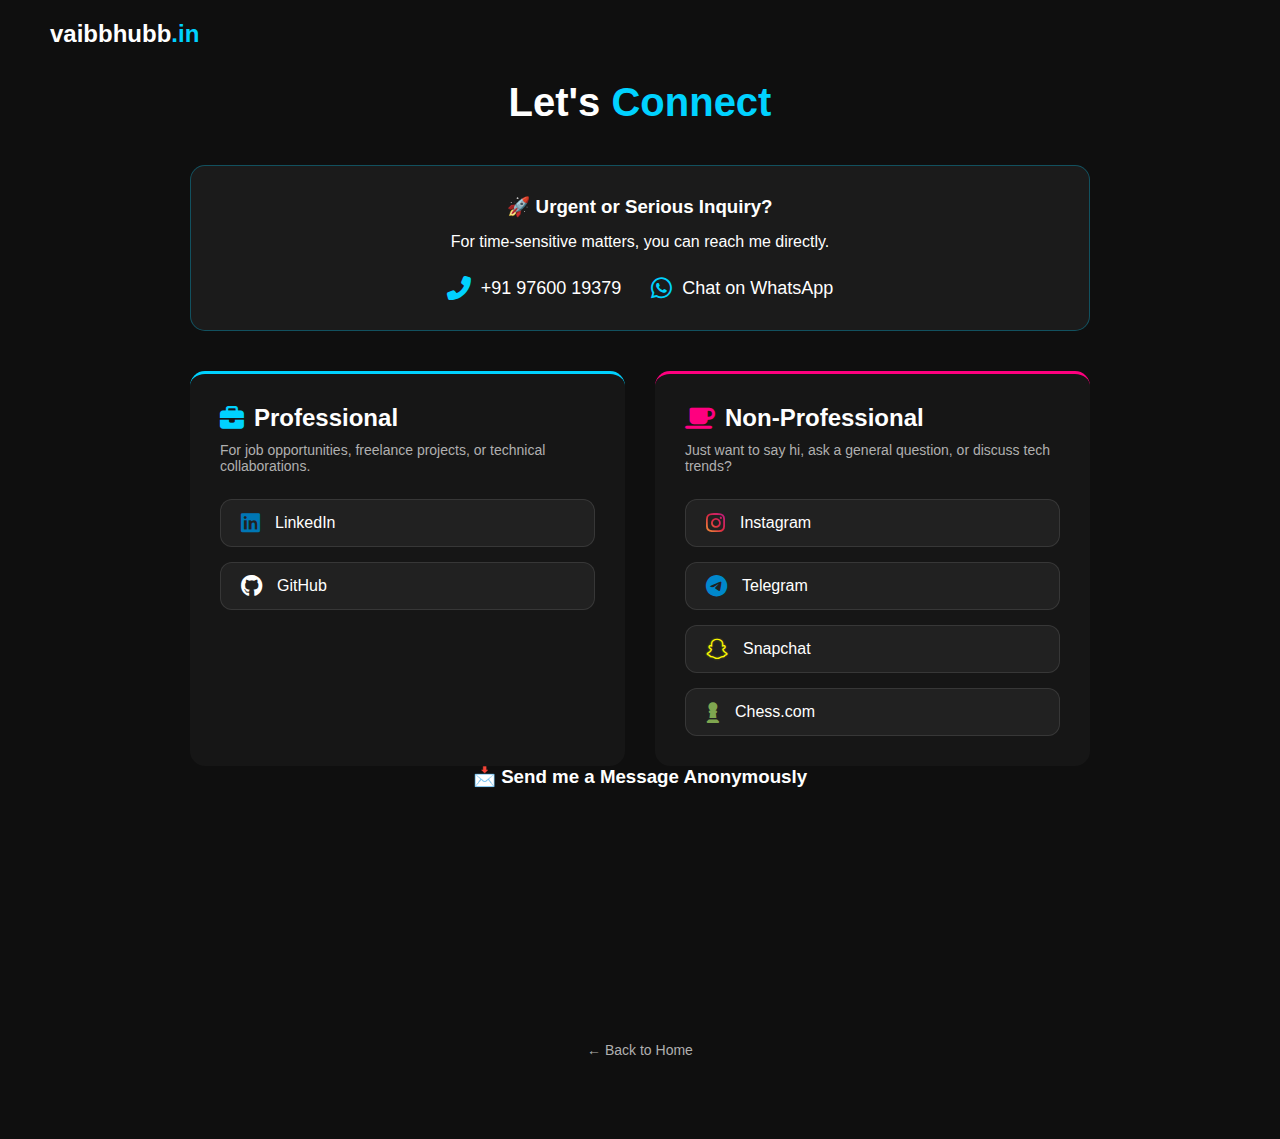
<file: connect/index.html>
<!DOCTYPE html>
<html lang="en">

<head>
    <link rel="icon" type="image/png" href="../images/favicon.png">
    <meta charset="UTF-8">
    <meta name="viewport" content="width=device-width, initial-scale=1.0">
    <title>Connect | Vaibbhubb</title>
    <link rel="stylesheet" href="../style.css">
    <link rel="stylesheet" href="https://cdnjs.cloudflare.com/ajax/libs/font-awesome/6.4.0/css/all.min.css">
    <link rel="preconnect" href="https://tally.so">
</head>

<body>

    <nav>
        <a href="../" class="logo">vaibbhubb<span>.in</span></a>
    </nav>

    <div class="connect-container">

        <h1 class="connect-heading">Let's <span>Connect</span></h1>

        <div class="urgent-box">
            <h3>🚀 Urgent or Serious Inquiry?</h3>
            <p>For time-sensitive matters, you can reach me directly.</p>

            <div class="urgent-options">
                <a href="tel:+919760019379" class="urgent-link">
                    <i class="fas fa-phone-alt"></i>
                    +91 97600 19379
                </a>

                <a href="https://wa.me/919068846022" target="_blank" class="urgent-link">
                    <i class="fab fa-whatsapp"></i>
                    Chat on WhatsApp
                </a>
            </div>
        </div>

        <div class="split-section">

            <div class="category-card pro">
                <h3><i class="fas fa-briefcase" style="color: #00d2ff; margin-right: 10px;"></i> Professional</h3>
                <p>For job opportunities, freelance projects, or technical collaborations.</p>

                <div class="link-list">
                    <a href="https://linkedin.com/in/vaibhav-gupta-828435340" target="_blank"
                        class="social-box sb-linkedin">
                        <i class="fab fa-linkedin"></i>
                        <span>LinkedIn</span>
                    </a>

                    <a href="https://github.com/vaivav12" target="_blank" class="social-box sb-github">
                        <i class="fab fa-github"></i>
                        <span>GitHub</span>
                    </a>
                </div>
            </div>

            <div class="category-card casual">
                <h3><i class="fas fa-coffee" style="color: #ff007f; margin-right: 10px;"></i> Non-Professional</h3>
                <p>Just want to say hi, ask a general question, or discuss tech trends?</p>

                <div class="link-list">
                    <a href="https://instagram.com/vaibbhubb" target="_blank" class="social-box sb-insta">
                        <i class="fab fa-instagram"></i>
                        <span>Instagram</span>
                    </a>

                    <a href="https://t.me/vaibbhubb" target="_blank" class="social-box sb-telegram">
                        <i class="fab fa-telegram"></i>
                        <span>Telegram</span>
                    </a>

                    <a href="https://snapchat.com/add/vaiivav_12" target="_blank" class="social-box sb-snapchat">
                        <i class="fab fa-snapchat"></i>
                        <span>Snapchat</span>
                    </a>

                    <a href="https://www.chess.com/member/vaibbhubb" target="_blank" class="social-box sb-chess">
                        <i class="fas fa-chess-pawn"></i>
                        <span>Chess.com</span>
                    </a>
                </div>
            </div>
        </div>
        <div class="form-container">
            <h3>📩 Send me a Message Anonymously</h3>
            <div class="tally-embed-container">
                <iframe
                    data-tally-src="https://tally.so/embed/Bzk684?alignLeft=1&hideTitle=1&transparentBackground=1&dynamicHeight=1"
                    loading="lazy" width="100%" height="200" frameborder="0" marginheight="0" marginwidth="0"
                    title="Contact Form"></iframe>
            </div>
            <script>var d = document, w = "https://tally.so/widgets/embed.js", v = function () { "undefined" != typeof Tally ? Tally.loadEmbeds() : d.querySelectorAll("iframe[data-tally-src]:not([src])").forEach((function (e) { e.src = e.dataset.tallySrc })) }; if ("undefined" != typeof Tally) v(); else if (d.querySelector('script[src="' + w + '"]') == null) { var s = d.createElement("script"); s.src = w, s.onload = v, s.onerror = v, d.body.appendChild(s); }</script>
        </div>

        <a href="../" class="back-home">← Back to Home</a>


    </div>
</body>

</html>
</file>
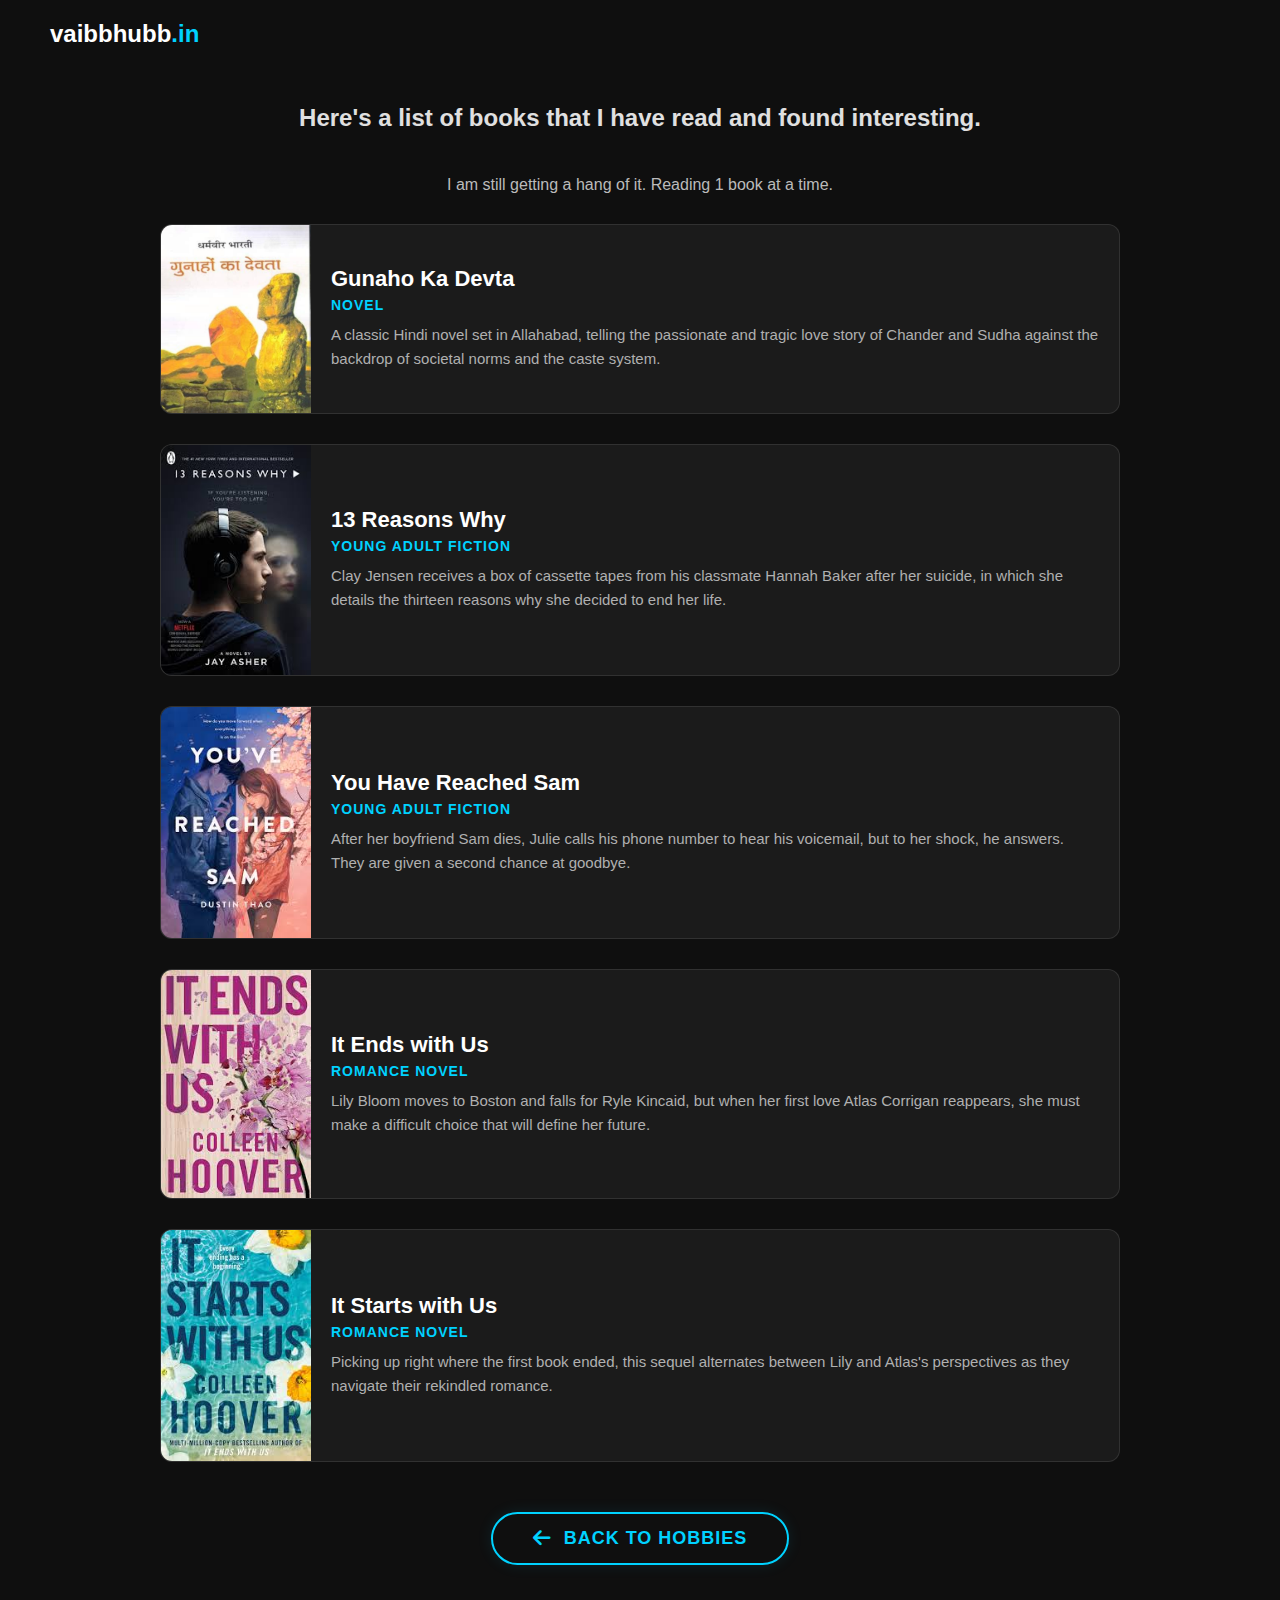
<file: reading/index.html>
<!DOCTYPE html>
<html lang="en">

<head>
    <link rel="icon" type="image/png" href="../images/favicon.png">
    <meta charset="UTF-8">
    <meta name="viewport" content="width=device-width, initial-scale=1.0">
    <title>Book Reading | Vaibbhubb</title>
    <link rel="stylesheet" href="../style.css">
    <link rel="stylesheet" href="https://cdnjs.cloudflare.com/ajax/libs/font-awesome/6.4.0/css/all.min.css">
</head>

<body>

    <nav>
        <a href="../" class="logo">vaibbhubb<span>.in</span></a>
    </nav>

    <div class="movie-list-container">
        <h2 class="page-heading">Here's a list of books that I have read and found interesting.</h2>
        <p style="text-align: center; color: #bbb; margin-bottom: 30px;">I am still getting a hang of it. Reading 1 book
            at a time.</p>

        <div class="movie-list">
            <!-- Gunaho Ka Devta -->
            <div class="movie-item">
                <div class="movie-poster">
                    <img src="../assets/books/gunaho_ka_devta.jpg" alt="Gunaho Ka Devta">
                </div>
                <div class="movie-details">
                    <h2>Gunaho Ka Devta</h2>
                    <span class="movie-type">Novel</span>
                    <p>A classic Hindi novel set in Allahabad, telling the passionate and tragic love story of Chander
                        and Sudha against the backdrop of societal norms and the caste system.</p>
                </div>
            </div>

            <!-- 13 Reasons Why -->
            <div class="movie-item">
                <div class="movie-poster">
                    <img src="../assets/books/13_reasons_why.jpg" alt="13 Reasons Why">
                </div>
                <div class="movie-details">
                    <h2>13 Reasons Why</h2>
                    <span class="movie-type">Young Adult Fiction</span>
                    <p>Clay Jensen receives a box of cassette tapes from his classmate Hannah Baker after her suicide,
                        in which she details the thirteen reasons why she decided to end her life.</p>
                </div>
            </div>

            <!-- You Have Reached Sam -->
            <div class="movie-item">
                <div class="movie-poster">
                    <img src="../assets/books/you_have_reached_sam.jpg" alt="You Have Reached Sam">
                </div>
                <div class="movie-details">
                    <h2>You Have Reached Sam</h2>
                    <span class="movie-type">Young Adult Fiction</span>
                    <p>After her boyfriend Sam dies, Julie calls his phone number to hear his voicemail, but to her
                        shock, he answers. They are given a second chance at goodbye.</p>
                </div>
            </div>

            <!-- It Ends with Us -->
            <div class="movie-item">
                <div class="movie-poster">
                    <img src="../assets/books/it_ends_with_us.jpg" alt="It Ends with Us">
                </div>
                <div class="movie-details">
                    <h2>It Ends with Us</h2>
                    <span class="movie-type">Romance Novel</span>
                    <p>Lily Bloom moves to Boston and falls for Ryle Kincaid, but when her first love Atlas Corrigan
                        reappears, she must make a difficult choice that will define her future.</p>
                </div>
            </div>

            <!-- It Starts with Us -->
            <div class="movie-item">
                <div class="movie-poster">
                    <img src="../assets/books/it_starts_with_us.jpg" alt="It Starts with Us">
                </div>
                <div class="movie-details">
                    <h2>It Starts with Us</h2>
                    <span class="movie-type">Romance Novel</span>
                    <p>Picking up right where the first book ended, this sequel alternates between Lily and Atlas's
                        perspectives as they navigate their rekindled romance.</p>
                </div>
            </div>

        </div>
    </div>

    <div class="back-link-container">
        <a href="../#hobbies" class="back-link">
            <i class="fas fa-arrow-left"></i> Back to Hobbies
        </a>
    </div>

</body>

</html>
</file>
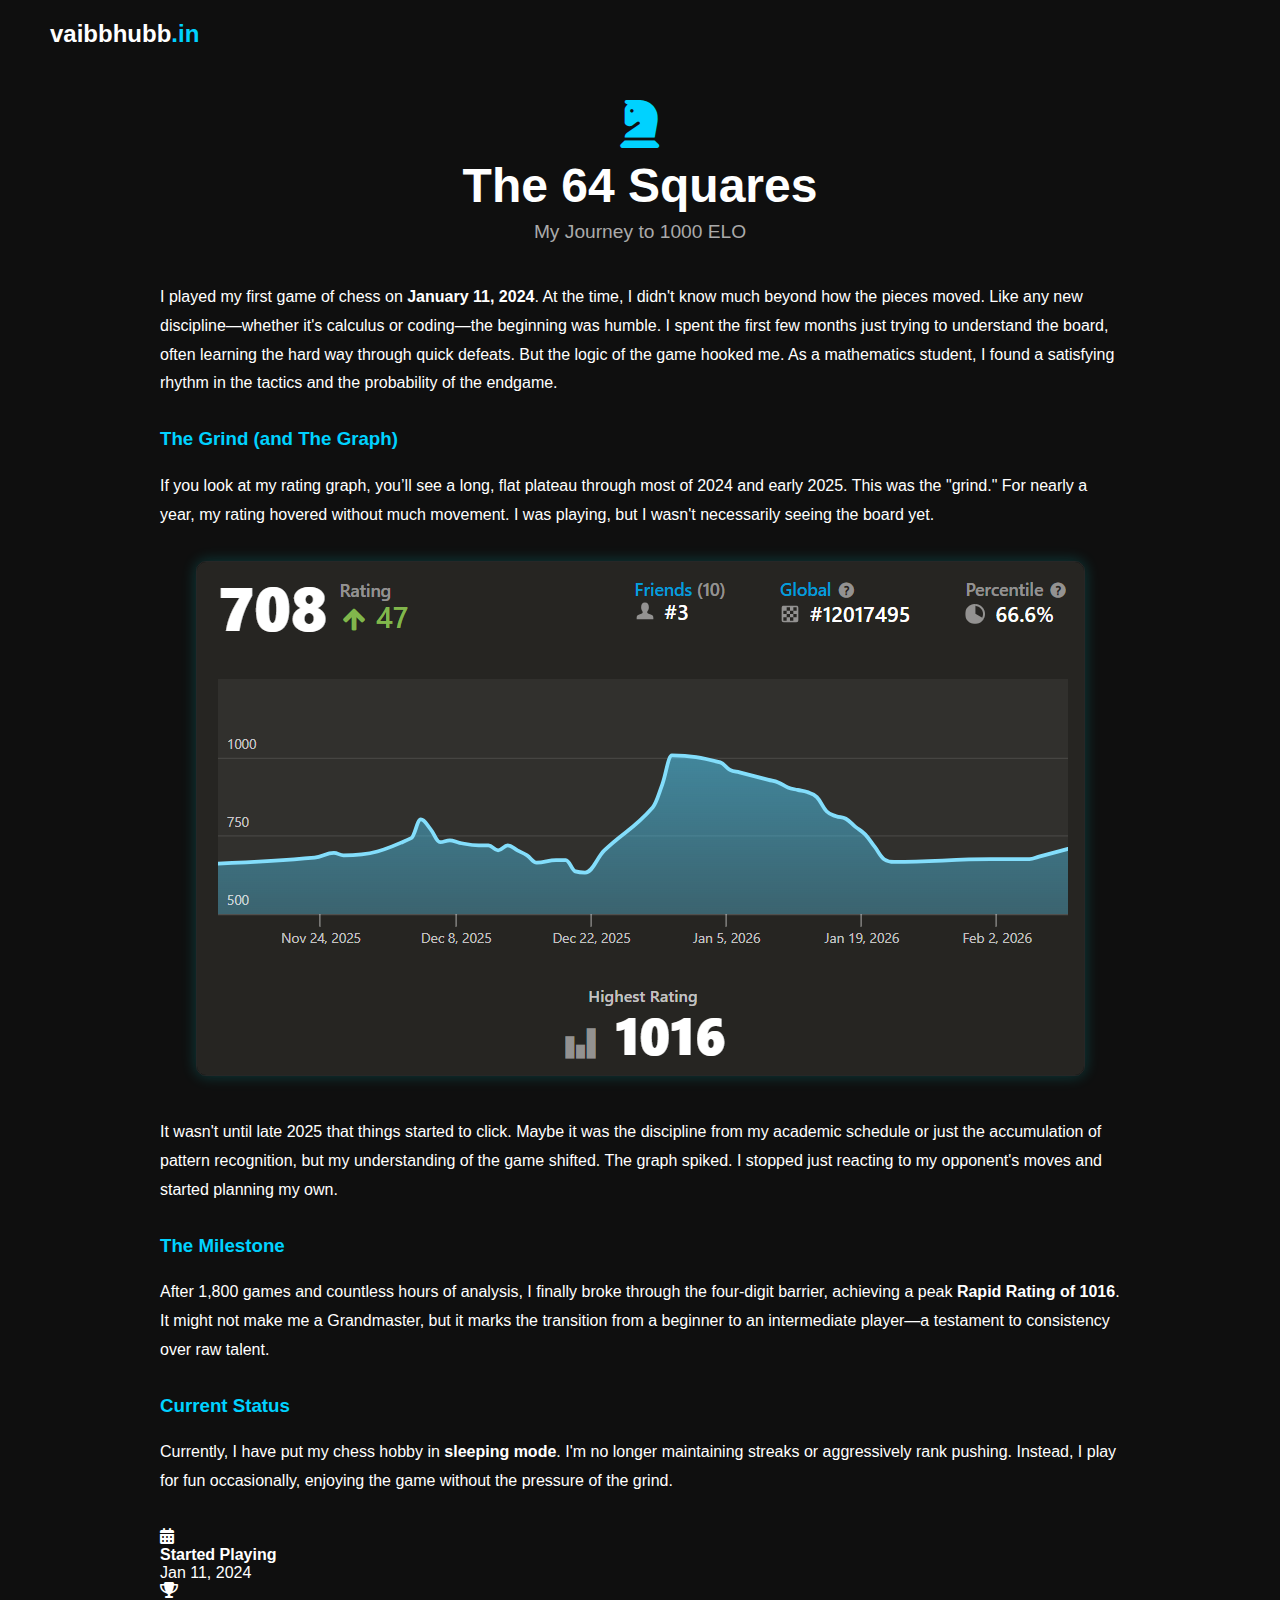
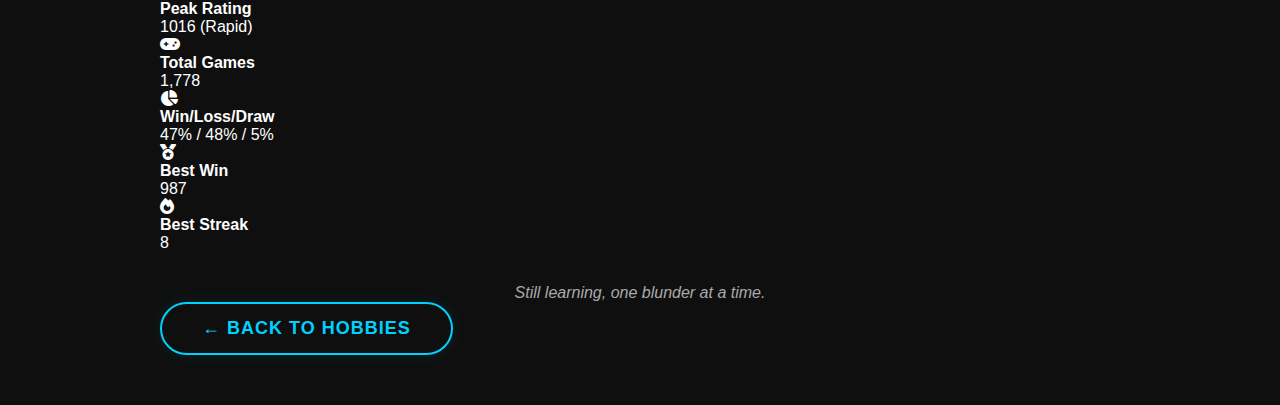
<file: chess.html>
<!DOCTYPE html>
<html lang="en">

<head>
    <link rel="icon" type="image/png" href="images/favicon.png">
    <meta charset="UTF-8">
    <meta name="viewport" content="width=device-width, initial-scale=1.0">
    <title>Chess Journey | Vaibbhubb</title>
    <link rel="stylesheet" href="style.css">
    <link rel="stylesheet" href="https://cdnjs.cloudflare.com/ajax/libs/font-awesome/6.4.0/css/all.min.css">
    <style>
        .hobby-page-container {
            max-width: 1000px;
            margin: 0 auto;
            padding: 100px 20px 50px;
            /* Top padding to clear the fixed/absolute nav */
        }

        .hobby-header {
            text-align: center;
            margin-bottom: 40px;
        }

        .hobby-icon {
            font-size: 3rem;
            color: var(--primary-color, #00d2ff);
            /* Fallback if var not defined */
            margin-bottom: 10px;
        }

        .hobby-header h1 {
            font-size: 3rem;
            margin-bottom: 0.5rem;
        }

        .hobby-header .subtitle {
            font-size: 1.2rem;
            color: #aaa;
        }

        /* Specific styles for the chess text content to improve readability for long form */
        .chess-narrative {
            text-align: left;
            line-height: 1.8;
            margin-bottom: 2rem;
        }

        .chess-narrative h2,
        .chess-narrative h3 {
            margin-top: 1.5rem;
            margin-bottom: 1rem;
            color: #00d2ff;
        }

        .chess-graph-container {
            margin: 2rem 0;
            text-align: center;
        }

        .chess-graph-img {
            max-width: 100%;
            border-radius: 10px;
            box-shadow: 0 0 15px rgba(0, 255, 255, 0.2);
            border: 1px solid rgba(255, 255, 255, 0.1);
        }
    </style>
</head>

<body>

    <nav>
        <a href="index.html" class="logo">vaibbhubb<span>.in</span></a>
    </nav>

    <div class="hobby-page-container">

        <div class="hobby-header">
            <i class="fas fa-chess-knight hobby-icon"></i>
            <h1>The 64 Squares</h1>
            <p class="subtitle">My Journey to 1000 ELO</p>
        </div>

        <div class="hobby-content">

            <div class="chess-narrative">
                <p>
                    I played my first game of chess on <strong>January 11, 2024</strong>. At the time, I didn't know
                    much beyond how the pieces moved.
                    Like any new discipline—whether it's calculus or coding—the beginning was humble. I spent the first
                    few months just trying to understand the board,
                    often learning the hard way through quick defeats. But the logic of the game hooked me. As a
                    mathematics student, I found a satisfying rhythm in the tactics and the probability of the endgame.
                </p>

                <h3>The Grind (and The Graph)</h3>
                <p>
                    If you look at my rating graph, you’ll see a long, flat plateau through most of 2024 and early 2025.
                    This was the "grind."
                    For nearly a year, my rating hovered without much movement. I was playing, but I wasn't necessarily
                    seeing the board yet.
                </p>
                <div class="chess-graph-container">
                    <!-- Graph image provided by the user -->
                    <img src="images/chess_graph.png" alt="My Chess Rating Graph - A journey of plateaus then a spike"
                        class="chess-graph-img"
                        onerror="this.style.display='none'; this.nextElementSibling.style.display='block'">
                    <p style="display:none; color: #888; font-style: italic; margin-top: 10px;">(Graph image to be
                        added: images/chess_graph.png)</p>
                </div>
                <p>
                    It wasn't until late 2025 that things started to click. Maybe it was the discipline from my academic
                    schedule or just the accumulation of pattern recognition, but my understanding of the game shifted.
                    The graph spiked. I stopped just reacting to my opponent's moves and started planning my own.
                </p>

                <h3>The Milestone</h3>
                <p>
                    After 1,800 games and countless hours of analysis, I finally broke through the four-digit barrier,
                    achieving a peak <strong>Rapid Rating of 1016</strong>.
                    It might not make me a Grandmaster, but it marks the transition from a beginner to an intermediate
                    player—a testament to consistency over raw talent.
                </p>

                <h3>Current Status</h3>
                <p>
                    Currently, I have put my chess hobby in <strong>sleeping mode</strong>. I'm no longer maintaining
                    streaks or
                    aggressively rank pushing. Instead, I play for fun occasionally, enjoying the game without the
                    pressure of the grind.
                </p>
            </div>

            <div class="hobby-stats">
                <div class="stat-card">
                    <i class="fas fa-calendar-alt"></i>
                    <h4>Started Playing</h4>
                    <p>Jan 11, 2024</p>
                </div>
                <div class="stat-card">
                    <i class="fas fa-trophy"></i>
                    <h4>Peak Rating</h4>
                    <p>1016 (Rapid)</p>
                </div>
                <div class="stat-card">
                    <i class="fas fa-gamepad"></i>
                    <h4>Total Games</h4>
                    <p>1,778</p>
                </div>
                <div class="stat-card">
                    <i class="fas fa-chart-pie"></i>
                    <h4>Win/Loss/Draw</h4>
                    <p>47% / 48% / 5%</p>
                </div>
                <div class="stat-card">
                    <i class="fas fa-medal"></i>
                    <h4>Best Win</h4>
                    <p>987</p>
                </div>
                <div class="stat-card">
                    <i class="fas fa-fire"></i>
                    <h4>Best Streak</h4>
                    <p>8</p>
                </div>
            </div>

            <p style="text-align: center; margin-top: 2rem; font-style: italic; color: #aaa;">Still learning, one
                blunder at a time.</p>

        </div>

        <a href="index.html#hobbies" class="back-link">← Back to Hobbies</a>
    </div>

</body>

</html>
</file>
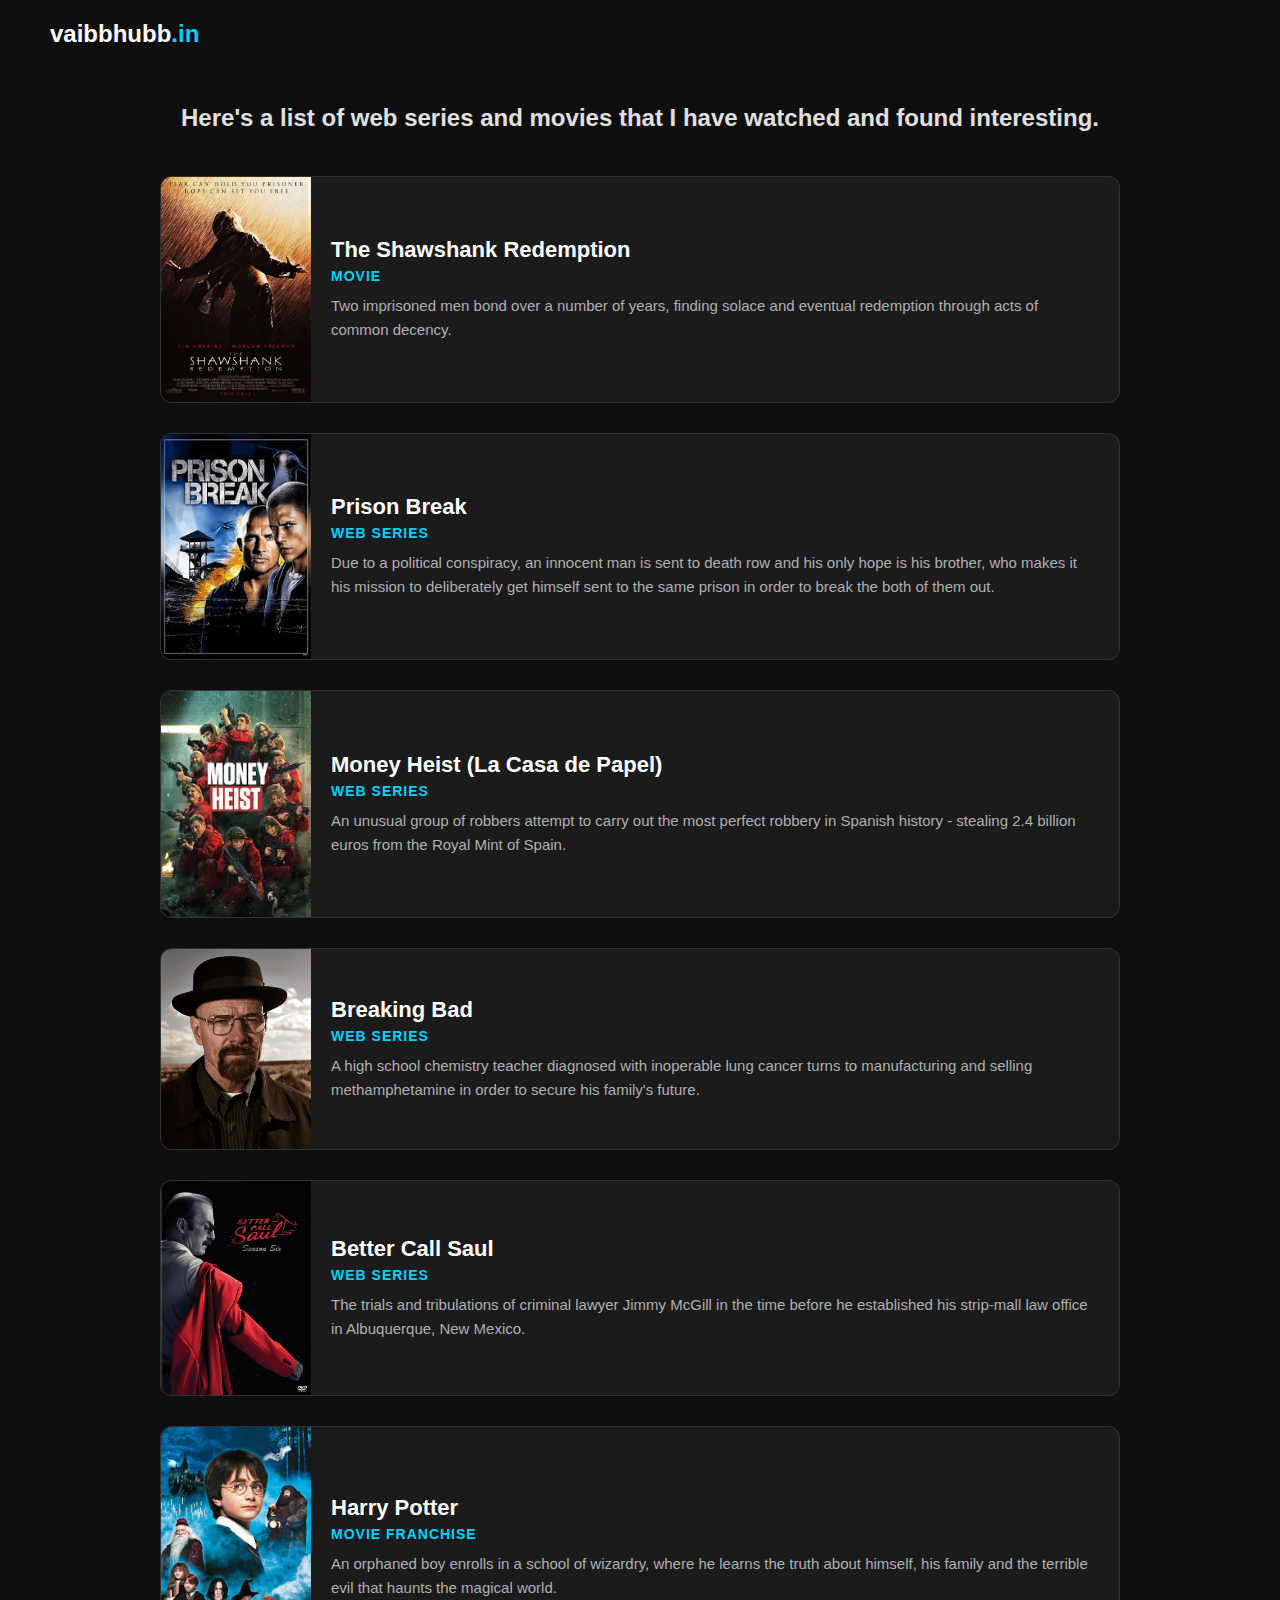
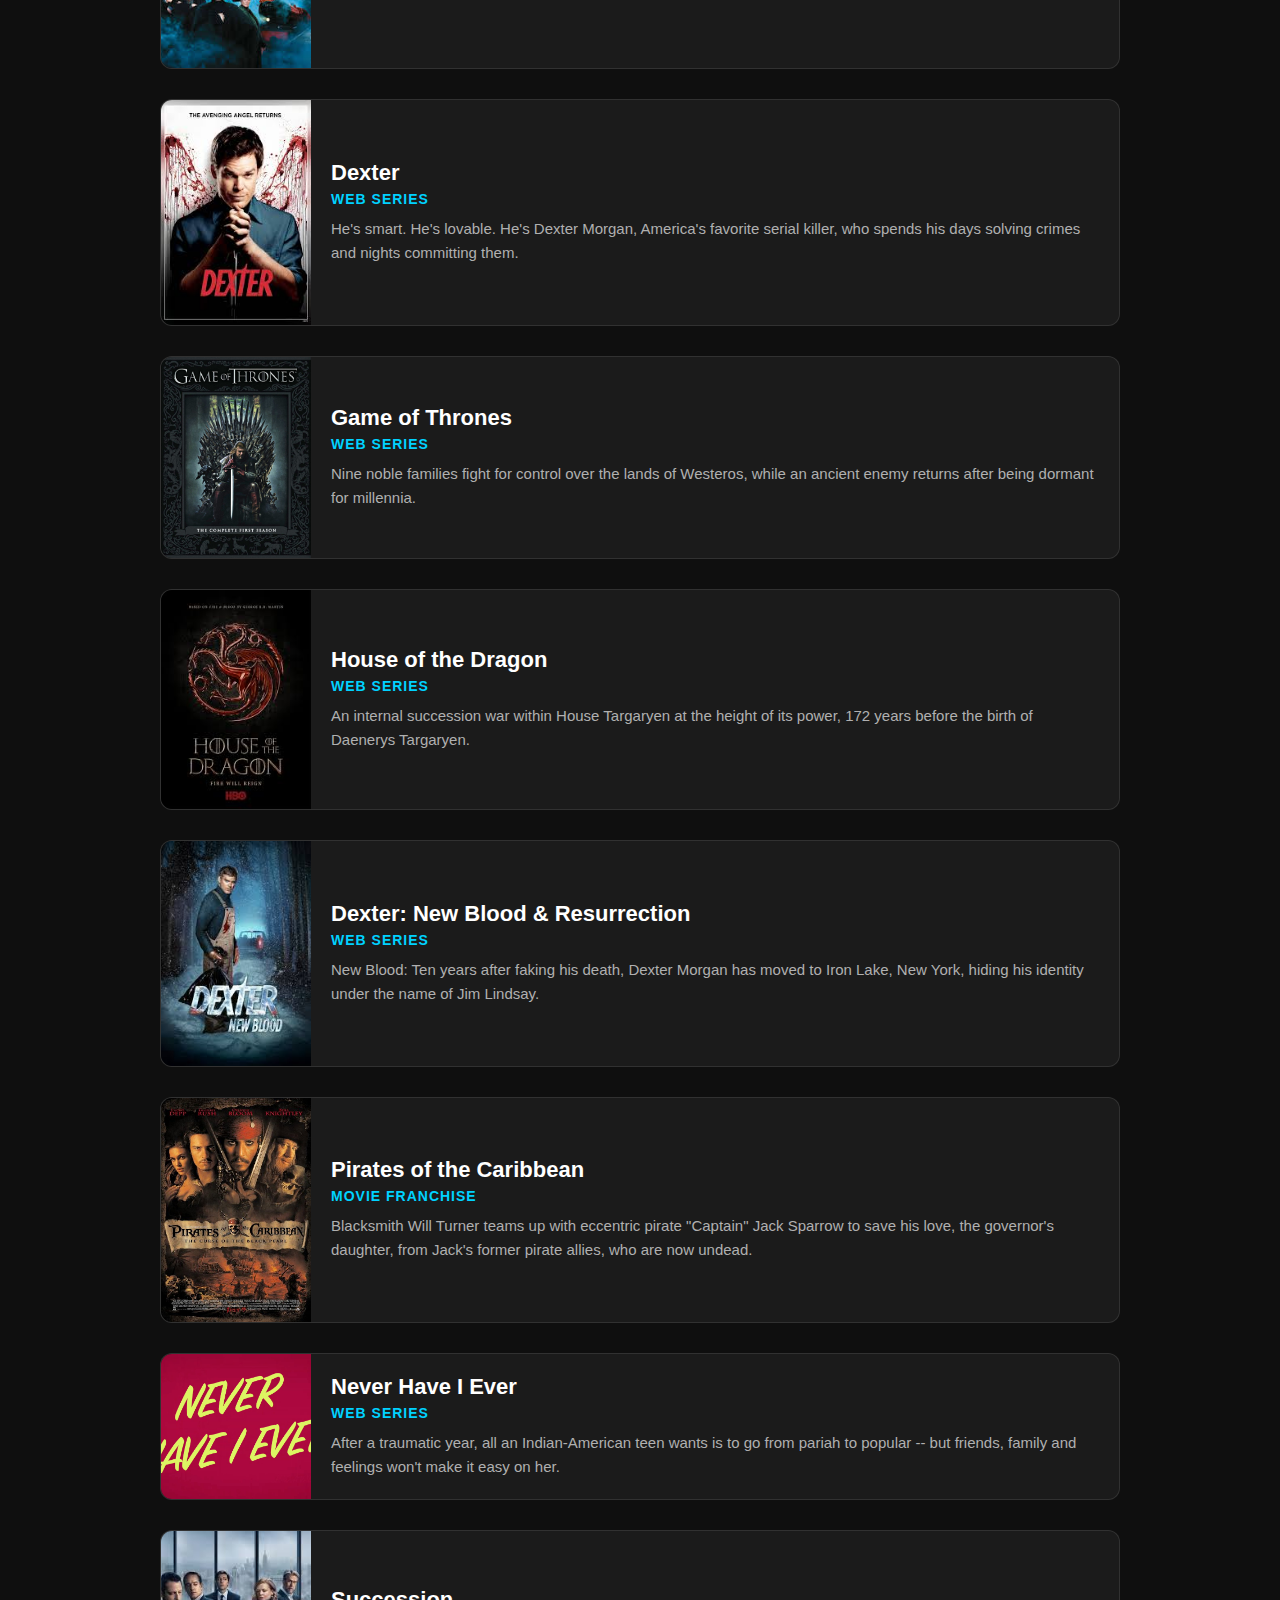
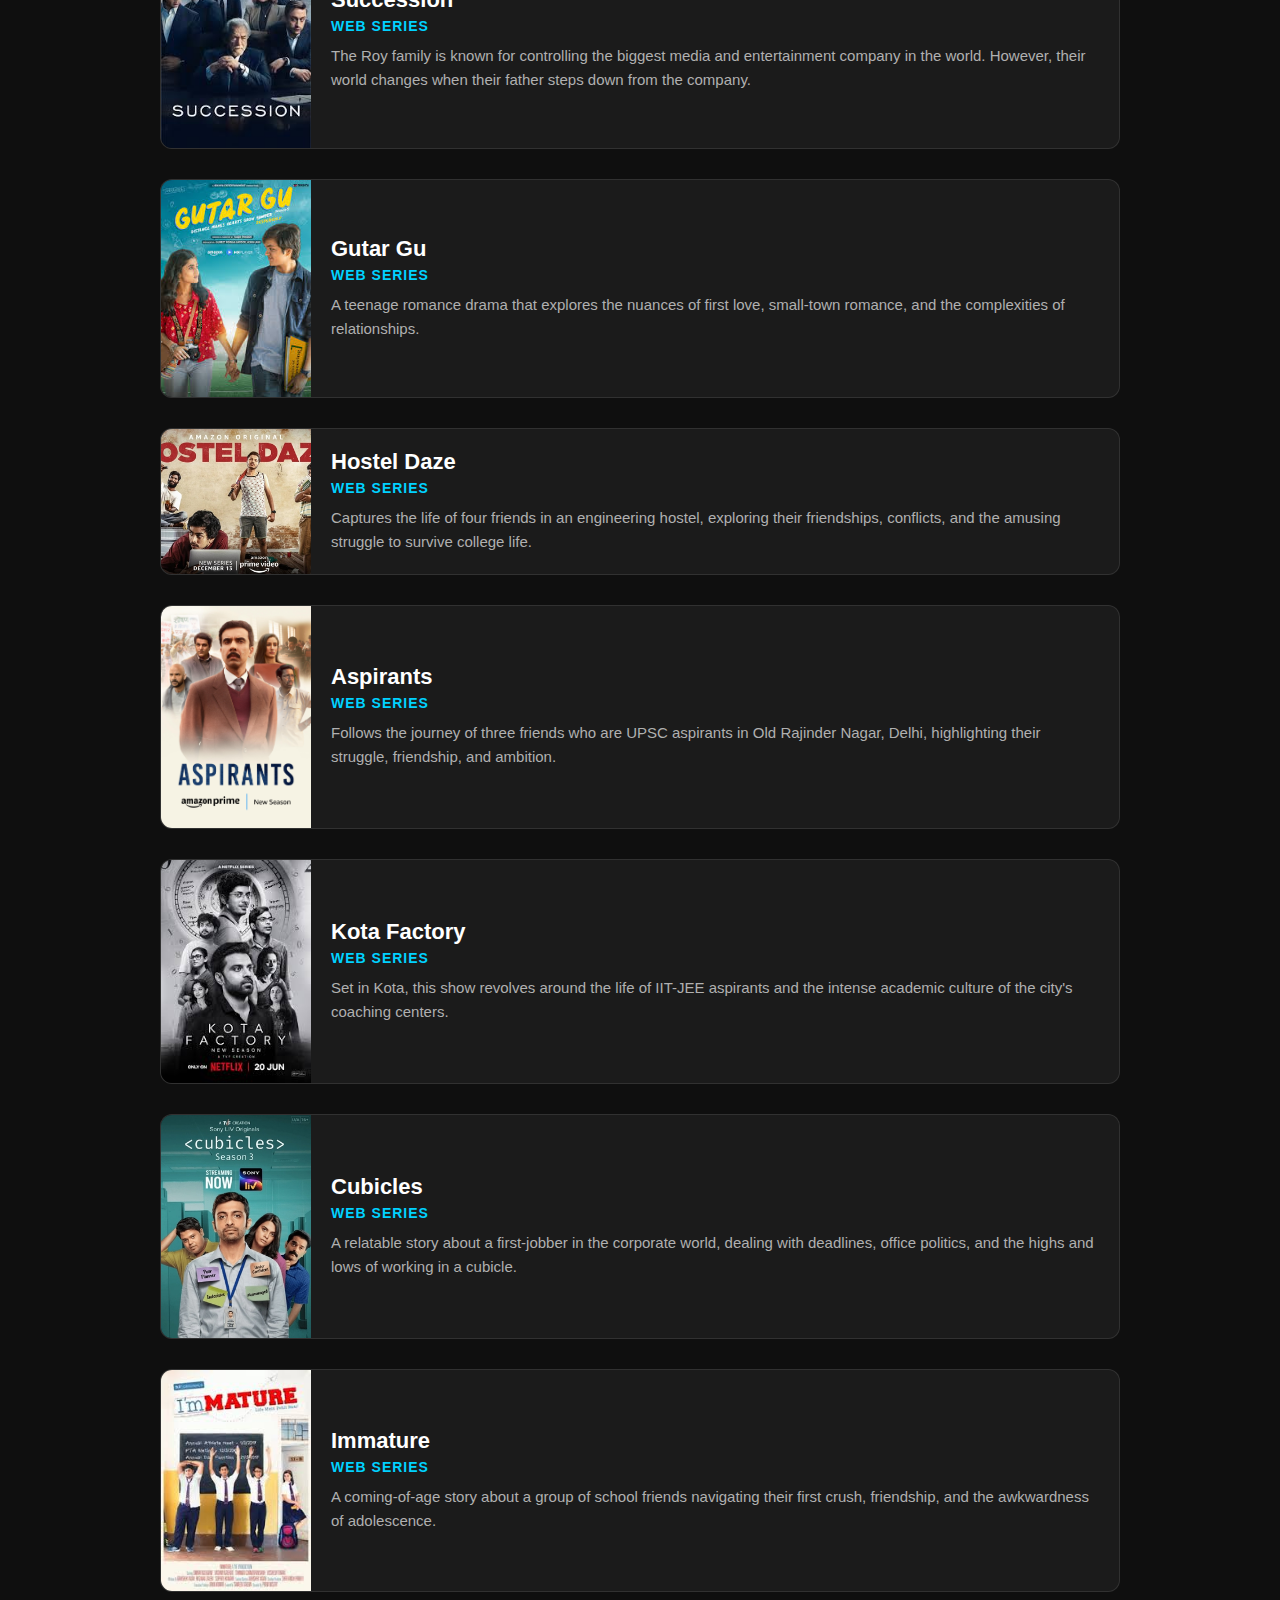
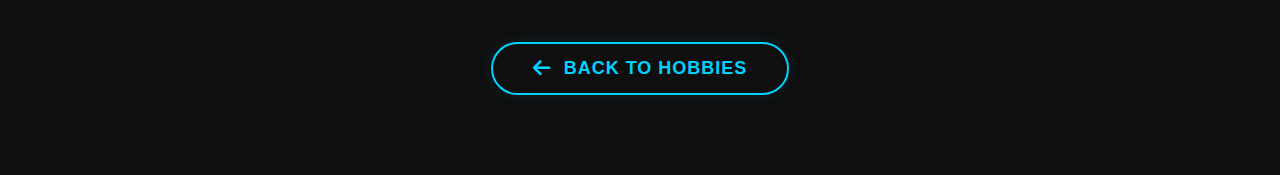
<file: Cinephilia.html>
<!DOCTYPE html>
<html lang="en">

<head>
    <link rel="icon" type="image/png" href="images/favicon.png">
    <meta charset="UTF-8">
    <meta name="viewport" content="width=device-width, initial-scale=1.0">
    <title>Cinephilia | Vaibbhubb</title>
    <link rel="stylesheet" href="style.css">
    <link rel="stylesheet" href="https://cdnjs.cloudflare.com/ajax/libs/font-awesome/6.4.0/css/all.min.css">
</head>

<body>

    <nav>
        <a href="index.html" class="logo">vaibbhubb<span>.in</span></a>
    </nav>

    <div class="movie-list-container">
        <h2 class="page-heading">Here's a list of web series and movies that I have watched and found interesting.</h2>

        <div class="movie-list">
            <!-- The Shawshank Redemption -->
            <div class="movie-item">
                <div class="movie-poster">
                    <img src="assets/posters/ShawshankRedemptionMoviePoster.jpg" alt="The Shawshank Redemption">
                </div>
                <div class="movie-details">
                    <h2>The Shawshank Redemption</h2>
                    <span class="movie-type">Movie</span>
                    <p>Two imprisoned men bond over a number of years, finding solace and eventual redemption through
                        acts of common decency.</p>
                </div>
            </div>

            <!-- Prison Break -->
            <div class="movie-item">
                <div class="movie-poster">
                    <img src="assets/posters/Prison_Break.jpg" alt="Prison Break">
                </div>
                <div class="movie-details">
                    <h2>Prison Break</h2>
                    <span class="movie-type">Web Series</span>
                    <p>Due to a political conspiracy, an innocent man is sent to death row and his only hope is his
                        brother, who makes it his mission to deliberately get himself sent to the same prison in order
                        to break the both of them out.</p>
                </div>
            </div>

            <!-- Money Heist -->
            <div class="movie-item">
                <div class="movie-poster">
                    <img src="assets/posters/Money_Heist.jpg" alt="Money Heist">
                </div>
                <div class="movie-details">
                    <h2>Money Heist (La Casa de Papel)</h2>
                    <span class="movie-type">Web Series</span>
                    <p>An unusual group of robbers attempt to carry out the most perfect robbery in Spanish history -
                        stealing 2.4 billion euros from the Royal Mint of Spain.</p>
                </div>
            </div>

            <!-- Breaking Bad -->
            <div class="movie-item">
                <div class="movie-poster">
                    <img src="assets/posters/Walter_White_S5B.png" alt="Breaking Bad">
                </div>
                <div class="movie-details">
                    <h2>Breaking Bad</h2>
                    <span class="movie-type">Web Series</span>
                    <p>A high school chemistry teacher diagnosed with inoperable lung cancer turns to manufacturing and
                        selling methamphetamine in order to secure his family's future.</p>
                </div>
            </div>

            <!-- Better Call Saul -->
            <div class="movie-item">
                <div class="movie-poster">
                    <img src="assets/posters/Better_Call_Saul_season_6.jpg" alt="Better Call Saul">
                </div>
                <div class="movie-details">
                    <h2>Better Call Saul</h2>
                    <span class="movie-type">Web Series</span>
                    <p>The trials and tribulations of criminal lawyer Jimmy McGill in the time before he established his
                        strip-mall law office in Albuquerque, New Mexico.</p>
                </div>
            </div>

            <!-- Harry Potter -->
            <div class="movie-item">
                <div class="movie-poster">
                    <img src="assets/posters/Harry_Potter.jpg" alt="Harry Potter">
                </div>
                <div class="movie-details">
                    <h2>Harry Potter</h2>
                    <span class="movie-type">Movie Franchise</span>
                    <p>An orphaned boy enrolls in a school of wizardry, where he learns the truth about himself, his
                        family and the terrible evil that haunts the magical world.</p>
                </div>
            </div>

            <!-- Dexter -->
            <div class="movie-item">
                <div class="movie-poster">
                    <img src="assets/posters/Dexter.jpg" alt="Dexter">
                </div>
                <div class="movie-details">
                    <h2>Dexter</h2>
                    <span class="movie-type">Web Series</span>
                    <p>He's smart. He's lovable. He's Dexter Morgan, America's favorite serial killer, who spends his
                        days solving crimes and nights committing them.</p>
                </div>
            </div>

            <!-- Game of Thrones -->
            <div class="movie-item">
                <div class="movie-poster">
                    <img src="assets/posters/Game_of_Thrones_Season_1.jpg" alt="Game of Thrones">
                </div>
                <div class="movie-details">
                    <h2>Game of Thrones</h2>
                    <span class="movie-type">Web Series</span>
                    <p>Nine noble families fight for control over the lands of Westeros, while an ancient enemy returns
                        after being dormant for millennia.</p>
                </div>
            </div>

            <!-- House of the Dragon -->
            <div class="movie-item">
                <div class="movie-poster">
                    <img src="assets/posters/House_of_the_Dragon.jpg" alt="House of the Dragon">
                </div>
                <div class="movie-details">
                    <h2>House of the Dragon</h2>
                    <span class="movie-type">Web Series</span>
                    <p>An internal succession war within House Targaryen at the height of its power, 172 years before
                        the birth of Daenerys Targaryen.</p>
                </div>
            </div>

            <!-- Dexter: Resurrection & New Blood -->
            <div class="movie-item">
                <div class="movie-poster">
                    <img src="assets/posters/Dexter_New_Blood.png" alt="Dexter: New Blood">
                </div>
                <div class="movie-details">
                    <h2>Dexter: New Blood & Resurrection</h2>
                    <span class="movie-type">Web Series</span>
                    <p>New Blood: Ten years after faking his death, Dexter Morgan has moved to Iron Lake, New York,
                        hiding his identity under the name of Jim Lindsay.</p>
                </div>
            </div>

            <!-- Pirates of the Caribbean -->
            <div class="movie-item">
                <div class="movie-poster">
                    <img src="assets/posters/Pirates_of_the_Caribbean_-_The_Curse_of_the_Black_Pearl.png"
                        alt="Pirates of the Caribbean">
                </div>
                <div class="movie-details">
                    <h2>Pirates of the Caribbean</h2>
                    <span class="movie-type">Movie Franchise</span>
                    <p>Blacksmith Will Turner teams up with eccentric pirate "Captain" Jack Sparrow to save his love,
                        the governor's daughter, from Jack's former pirate allies, who are now undead.</p>
                </div>
            </div>

            <!-- Never Have I Ever -->
            <div class="movie-item">
                <div class="movie-poster">
                    <img src="assets/posters/Never_Have_I_Ever_Title_Card.png" alt="Never Have I Ever">
                </div>
                <div class="movie-details">
                    <h2>Never Have I Ever</h2>
                    <span class="movie-type">Web Series</span>
                    <p>After a traumatic year, all an Indian-American teen wants is to go from pariah to popular -- but
                        friends, family and feelings won't make it easy on her.</p>
                </div>
            </div>

            <!-- Succession -->
            <div class="movie-item">
                <div class="movie-poster">
                    <img src="assets/posters/Succession.jpg" alt="Succession">
                </div>
                <div class="movie-details">
                    <h2>Succession</h2>
                    <span class="movie-type">Web Series</span>
                    <p>The Roy family is known for controlling the biggest media and entertainment company in the world.
                        However, their world changes when their father steps down from the company.</p>
                </div>
            </div>

            <!-- Gutar Gu -->
            <div class="movie-item">
                <div class="movie-poster">
                    <img src="assets/posters/Gutar_Gu.jpg" alt="Gutar Gu">
                </div>
                <div class="movie-details">
                    <h2>Gutar Gu</h2>
                    <span class="movie-type">Web Series</span>
                    <p>A teenage romance drama that explores the nuances of first love, small-town romance, and the
                        complexities of relationships.</p>
                </div>
            </div>

            <!-- Hostel Daze -->
            <div class="movie-item">
                <div class="movie-poster">
                    <img src="assets/posters/Hostel_Daze_Official_Poster.jpg" alt="Hostel Daze">
                </div>
                <div class="movie-details">
                    <h2>Hostel Daze</h2>
                    <span class="movie-type">Web Series</span>
                    <p>Captures the life of four friends in an engineering hostel, exploring their friendships,
                        conflicts, and the amusing struggle to survive college life.</p>
                </div>
            </div>

            <!-- Aspirants -->
            <div class="movie-item">
                <div class="movie-poster">
                    <img src="assets/posters/Aspirants.jpg" alt="Aspirants">
                </div>
                <div class="movie-details">
                    <h2>Aspirants</h2>
                    <span class="movie-type">Web Series</span>
                    <p>Follows the journey of three friends who are UPSC aspirants in Old Rajinder Nagar, Delhi,
                        highlighting their struggle, friendship, and ambition.</p>
                </div>
            </div>

            <!-- Kota Factory -->
            <div class="movie-item">
                <div class="movie-poster">
                    <img src="assets/posters/Kota_Factory.jpg" alt="Kota Factory">
                </div>
                <div class="movie-details">
                    <h2>Kota Factory</h2>
                    <span class="movie-type">Web Series</span>
                    <p>Set in Kota, this show revolves around the life of IIT-JEE aspirants and the intense academic
                        culture of the city's coaching centers.</p>
                </div>
            </div>

            <!-- Cubicles -->
            <div class="movie-item">
                <div class="movie-poster">
                    <img src="assets/posters/Cubicles_Poster.jpg" alt="Cubicles">
                </div>
                <div class="movie-details">
                    <h2>Cubicles</h2>
                    <span class="movie-type">Web Series</span>
                    <p>A relatable story about a first-jobber in the corporate world, dealing with deadlines, office
                        politics, and the highs and lows of working in a cubicle.</p>
                </div>
            </div>

            <!-- Immature -->
            <div class="movie-item">
                <div class="movie-poster">
                    <img src="assets/posters/Immature.jpg" alt="Immature">
                </div>
                <div class="movie-details">
                    <h2>Immature</h2>
                    <span class="movie-type">Web Series</span>
                    <p>A coming-of-age story about a group of school friends navigating their first crush, friendship,
                        and the awkwardness of adolescence.</p>
                </div>
            </div>

        </div>
    </div>

    <div class="back-link-container">
        <a href="index.html#hobbies" class="back-link">
            <i class="fas fa-arrow-left"></i> Back to Hobbies
        </a>
    </div>

</body>

</html>
</file>
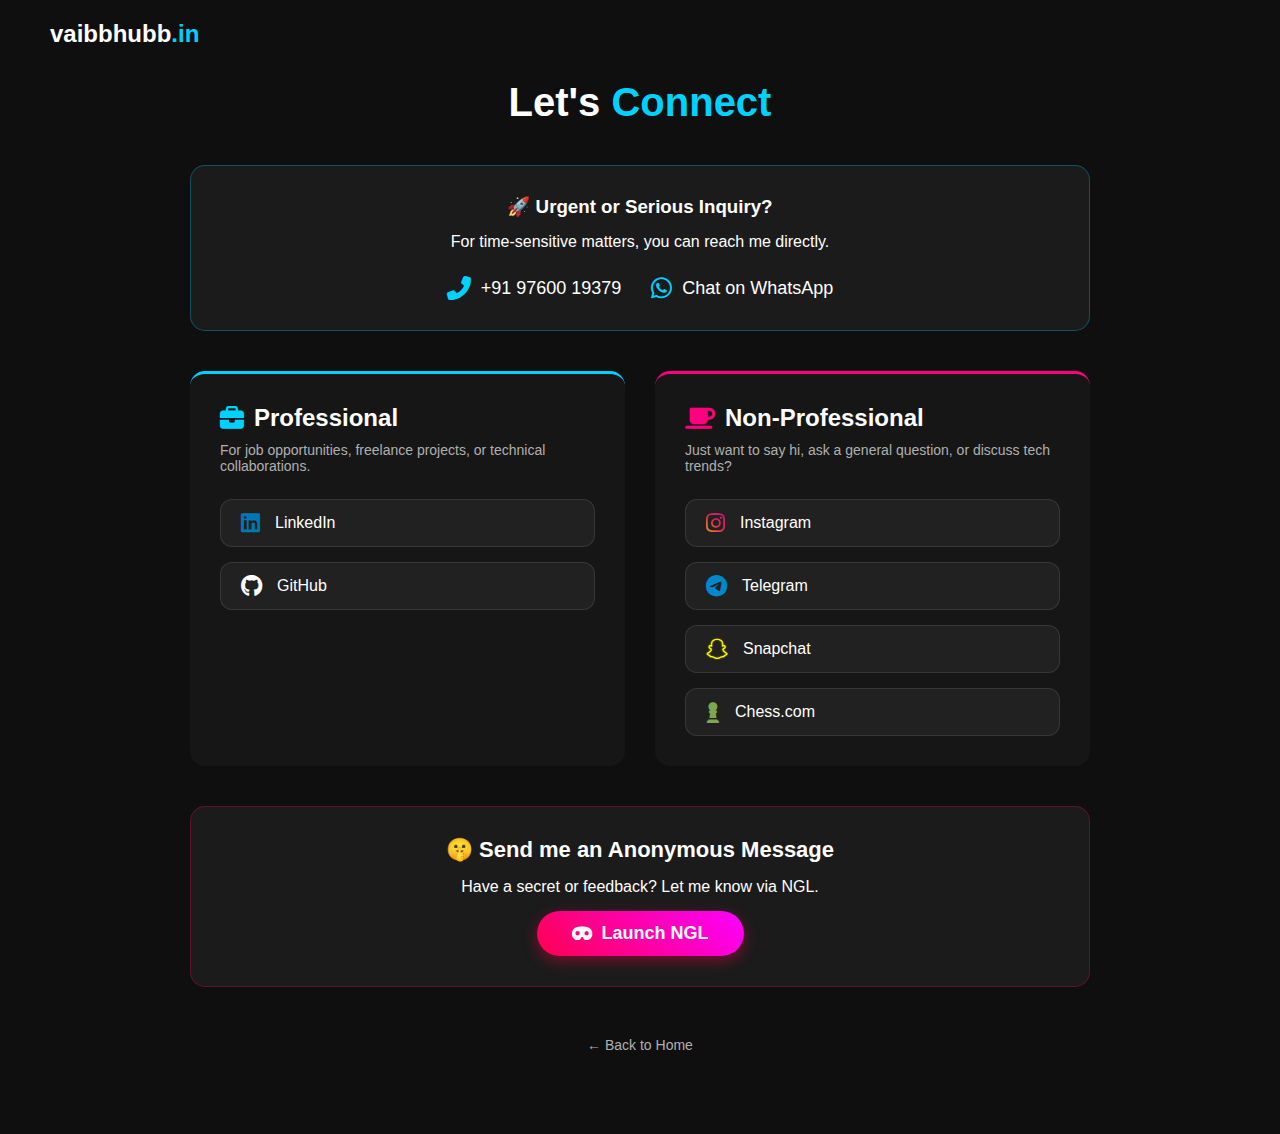
<file: connect.html>
<!DOCTYPE html>
<html lang="en">
<head>
    <link rel="icon" type="image/png" href="images/favicon.png">
    <meta charset="UTF-8">
    <meta name="viewport" content="width=device-width, initial-scale=1.0">
    <title>Connect | Vaibbhubb</title>
    <link rel="stylesheet" href="style.css">
    <link rel="stylesheet" href="https://cdnjs.cloudflare.com/ajax/libs/font-awesome/6.4.0/css/all.min.css">
</head>
<body>

    <nav>
    <a href="index.html" class="logo">vaibbhubb<span>.in</span></a>
</nav>

    <div class="connect-container">
        
        <h1 class="connect-heading">Let's <span>Connect</span></h1>

        <div class="urgent-box">
            <h3>🚀 Urgent or Serious Inquiry?</h3>
            <p>For time-sensitive matters, you can reach me directly.</p>
            
            <div class="urgent-options">
                <a href="tel:+919760019379" class="urgent-link">
                    <i class="fas fa-phone-alt"></i>
                    +91 97600 19379
                </a>
                
                <a href="https://wa.me/919068846022" target="_blank" class="urgent-link">
                    <i class="fab fa-whatsapp"></i>
                    Chat on WhatsApp
                </a>
            </div>
        </div>

        <div class="split-section">
            
            <div class="category-card pro">
                <h3><i class="fas fa-briefcase" style="color: #00d2ff; margin-right: 10px;"></i> Professional</h3>
                <p>For job opportunities, freelance projects, or technical collaborations.</p>
                
                <div class="link-list">
                    <a href="https://linkedin.com/in/vaibhav-gupta-828435340" target="_blank" class="social-box sb-linkedin">
                        <i class="fab fa-linkedin"></i>
                        <span>LinkedIn</span>
                    </a>
                    
                    <a href="https://github.com/vaivav12" target="_blank" class="social-box sb-github">
                        <i class="fab fa-github"></i>
                        <span>GitHub</span>
                    </a>
                </div>
            </div>

            <div class="category-card casual">
                <h3><i class="fas fa-coffee" style="color: #ff007f; margin-right: 10px;"></i> Non-Professional</h3>
                <p>Just want to say hi, ask a general question, or discuss tech trends?</p>
                
                <div class="link-list">
                    <a href="https://instagram.com/vaibbhubb" target="_blank" class="social-box sb-insta">
                        <i class="fab fa-instagram"></i>
                        <span>Instagram</span>
                    </a>

                    <a href="https://t.me/vaibbhubb" target="_blank" class="social-box sb-telegram">
                        <i class="fab fa-telegram"></i>
                        <span>Telegram</span>
                    </a>

                    <a href="https://snapchat.com/add/vaiivav_12" target="_blank" class="social-box sb-snapchat">
                        <i class="fab fa-snapchat"></i>
                        <span>Snapchat</span>
                    </a>

                    <a href="https://www.chess.com/member/vaibbhubb" target="_blank" class="social-box sb-chess">
                        <i class="fas fa-chess-pawn"></i>
                        <span>Chess.com</span>
                    </a>
                </div>
            </div>
        </div>
        <div class="ngl-container">
            <h3>🤫 Send me an Anonymous Message</h3>
            <p>Have a secret or feedback? Let me know via NGL.</p>
            
            <a href="https://ngl.link/vaibbhubb" target="_blank" class="ngl-btn">
                <i class="fas fa-mask"></i> Launch NGL
            </a>
        </div>

        <a href="index.html" class="back-home">← Back to Home</a>   
        

    </div>
</body>
</html>
</file>
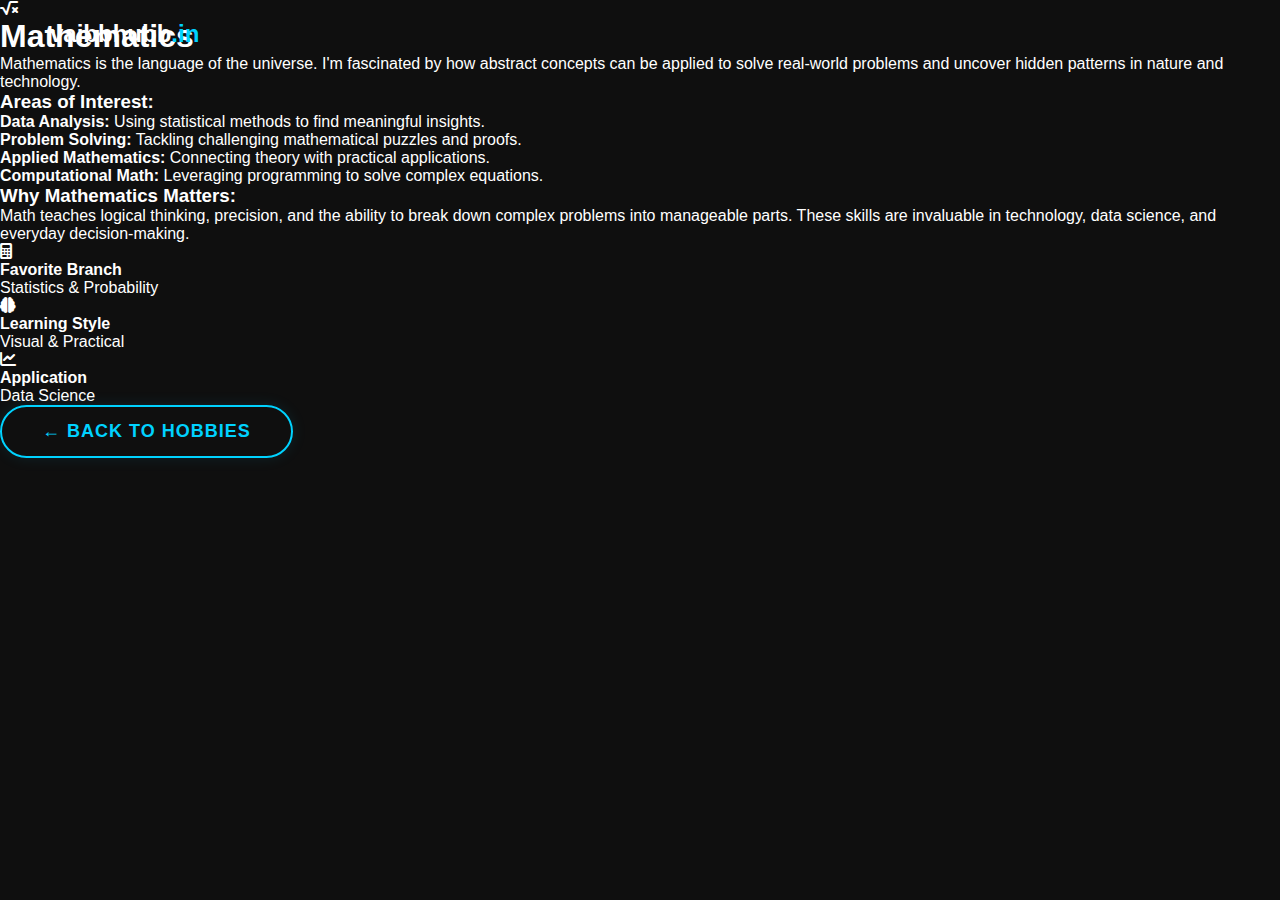
<file: Mathematics.html>
<!DOCTYPE html>
<html lang="en">
<head>
    <link rel="icon" type="image/png" href="images/favicon.png">
    <meta charset="UTF-8">
    <meta name="viewport" content="width=device-width, initial-scale=1.0">
    <title>Mathematics | Vaibbhubb</title>
    <link rel="stylesheet" href="style.css">
    <link rel="stylesheet" href="https://cdnjs.cloudflare.com/ajax/libs/font-awesome/6.4.0/css/all.min.css">
</head>
<body>

    <nav>
        <a href="index.html" class="logo">vaibbhubb<span>.in</span></a>
    </nav>

    <div class="hobby-page-container">
        <div class="hobby-header">
            <i class="fas fa-square-root-alt hobby-icon"></i>
            <h1>Mathematics</h1>
        </div>

        <div class="hobby-content">
            <p>
                Mathematics is the language of the universe. I'm fascinated by how abstract concepts 
                can be applied to solve real-world problems and uncover hidden patterns in nature and technology.
            </p>

            <h3>Areas of Interest:</h3>
            <ul>
                <li><strong>Data Analysis:</strong> Using statistical methods to find meaningful insights.</li>
                <li><strong>Problem Solving:</strong> Tackling challenging mathematical puzzles and proofs.</li>
                <li><strong>Applied Mathematics:</strong> Connecting theory with practical applications.</li>
                <li><strong>Computational Math:</strong> Leveraging programming to solve complex equations.</li>
            </ul>

            <h3>Why Mathematics Matters:</h3>
            <p>
                Math teaches logical thinking, precision, and the ability to break down complex problems 
                into manageable parts. These skills are invaluable in technology, data science, and everyday decision-making.
            </p>

            <div class="hobby-stats">
                <div class="stat-card">
                    <i class="fas fa-calculator"></i>
                    <h4>Favorite Branch</h4>
                    <p>Statistics & Probability</p>
                </div>

                <div class="stat-card">
                    <i class="fas fa-brain"></i>
                    <h4>Learning Style</h4>
                    <p>Visual & Practical</p>
                </div>

                <div class="stat-card">
                    <i class="fas fa-chart-line"></i>
                    <h4>Application</h4>
                    <p>Data Science</p>
                </div>
            </div>
        </div>

        <a href="index.html#hobbies" class="back-link">← Back to Hobbies</a>
    </div>

</body>
</html>
</file>
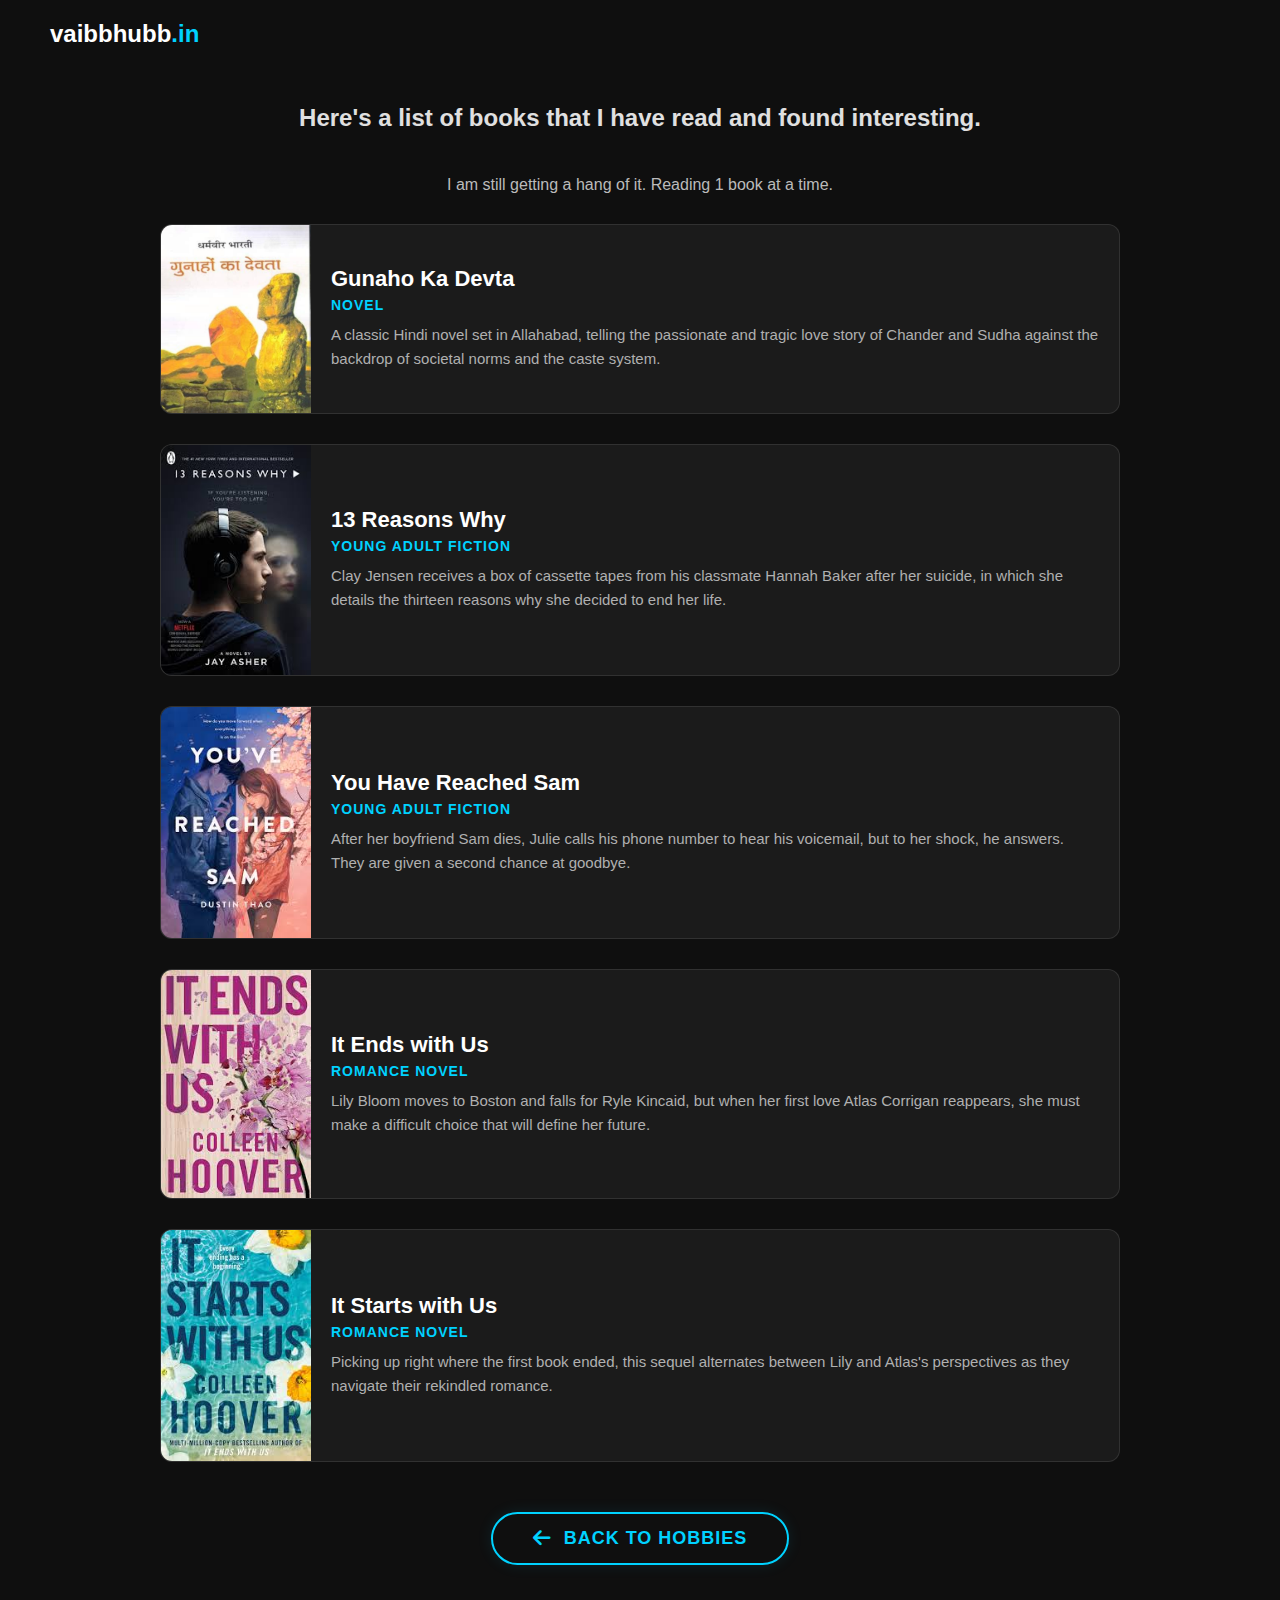
<file: reading.html>
<!DOCTYPE html>
<html lang="en">

<head>
    <link rel="icon" type="image/png" href="images/favicon.png">
    <meta charset="UTF-8">
    <meta name="viewport" content="width=device-width, initial-scale=1.0">
    <title>Book Reading | Vaibbhubb</title>
    <link rel="stylesheet" href="style.css">
    <link rel="stylesheet" href="https://cdnjs.cloudflare.com/ajax/libs/font-awesome/6.4.0/css/all.min.css">
</head>

<body>

    <nav>
        <a href="index.html" class="logo">vaibbhubb<span>.in</span></a>
    </nav>

    <div class="movie-list-container">
        <h2 class="page-heading">Here's a list of books that I have read and found interesting.</h2>
        <p style="text-align: center; color: #bbb; margin-bottom: 30px;">I am still getting a hang of it. Reading 1 book
            at a time.</p>

        <div class="movie-list">
            <!-- Gunaho Ka Devta -->
            <div class="movie-item">
                <div class="movie-poster">
                    <img src="assets/books/gunaho_ka_devta.jpg" alt="Gunaho Ka Devta">
                </div>
                <div class="movie-details">
                    <h2>Gunaho Ka Devta</h2>
                    <span class="movie-type">Novel</span>
                    <p>A classic Hindi novel set in Allahabad, telling the passionate and tragic love story of Chander
                        and Sudha against the backdrop of societal norms and the caste system.</p>
                </div>
            </div>

            <!-- 13 Reasons Why -->
            <div class="movie-item">
                <div class="movie-poster">
                    <img src="assets/books/13_reasons_why.jpg" alt="13 Reasons Why">
                </div>
                <div class="movie-details">
                    <h2>13 Reasons Why</h2>
                    <span class="movie-type">Young Adult Fiction</span>
                    <p>Clay Jensen receives a box of cassette tapes from his classmate Hannah Baker after her suicide,
                        in which she details the thirteen reasons why she decided to end her life.</p>
                </div>
            </div>

            <!-- You Have Reached Sam -->
            <div class="movie-item">
                <div class="movie-poster">
                    <img src="assets/books/you_have_reached_sam.jpg" alt="You Have Reached Sam">
                </div>
                <div class="movie-details">
                    <h2>You Have Reached Sam</h2>
                    <span class="movie-type">Young Adult Fiction</span>
                    <p>After her boyfriend Sam dies, Julie calls his phone number to hear his voicemail, but to her
                        shock, he answers. They are given a second chance at goodbye.</p>
                </div>
            </div>

            <!-- It Ends with Us -->
            <div class="movie-item">
                <div class="movie-poster">
                    <img src="assets/books/it_ends_with_us.jpg" alt="It Ends with Us">
                </div>
                <div class="movie-details">
                    <h2>It Ends with Us</h2>
                    <span class="movie-type">Romance Novel</span>
                    <p>Lily Bloom moves to Boston and falls for Ryle Kincaid, but when her first love Atlas Corrigan
                        reappears, she must make a difficult choice that will define her future.</p>
                </div>
            </div>

            <!-- It Starts with Us -->
            <div class="movie-item">
                <div class="movie-poster">
                    <img src="assets/books/it_starts_with_us.jpg" alt="It Starts with Us">
                </div>
                <div class="movie-details">
                    <h2>It Starts with Us</h2>
                    <span class="movie-type">Romance Novel</span>
                    <p>Picking up right where the first book ended, this sequel alternates between Lily and Atlas's
                        perspectives as they navigate their rekindled romance.</p>
                </div>
            </div>

        </div>
    </div>

    <div class="back-link-container">
        <a href="index.html#hobbies" class="back-link">
            <i class="fas fa-arrow-left"></i> Back to Hobbies
        </a>
    </div>

</body>

</html>
</file>
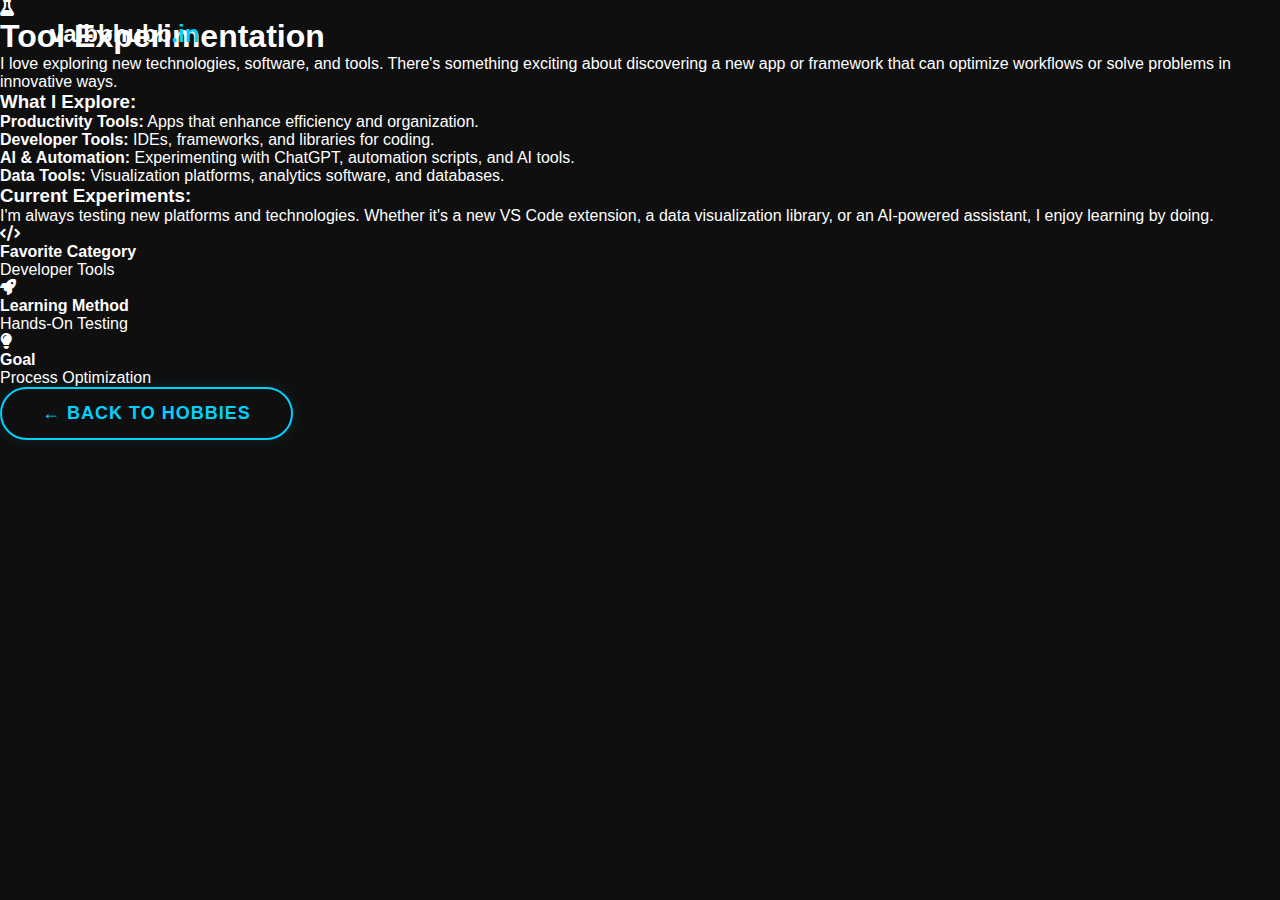
<file: Tools Experimentation.html>
<!DOCTYPE html>
<html lang="en">
<head>
    <link rel="icon" type="image/png" href="images/favicon.png">
    <meta charset="UTF-8">
    <meta name="viewport" content="width=device-width, initial-scale=1.0">
    <title>Tool Experimentation | Vaibbhubb</title>
    <link rel="stylesheet" href="style.css">
    <link rel="stylesheet" href="https://cdnjs.cloudflare.com/ajax/libs/font-awesome/6.4.0/css/all.min.css">
</head>
<body>

    <nav>
        <a href="index.html" class="logo">vaibbhubb<span>.in</span></a>
    </nav>

    <div class="hobby-page-container">
        <div class="hobby-header">
            <i class="fas fa-flask hobby-icon"></i>
            <h1>Tool Experimentation</h1>
        </div>

        <div class="hobby-content">
            <p>
                I love exploring new technologies, software, and tools. There's something exciting about 
                discovering a new app or framework that can optimize workflows or solve problems in innovative ways.
            </p>

            <h3>What I Explore:</h3>
            <ul>
                <li><strong>Productivity Tools:</strong> Apps that enhance efficiency and organization.</li>
                <li><strong>Developer Tools:</strong> IDEs, frameworks, and libraries for coding.</li>
                <li><strong>AI & Automation:</strong> Experimenting with ChatGPT, automation scripts, and AI tools.</li>
                <li><strong>Data Tools:</strong> Visualization platforms, analytics software, and databases.</li>
            </ul>

            <h3>Current Experiments:</h3>
            <p>
                I'm always testing new platforms and technologies. Whether it's a new VS Code extension, 
                a data visualization library, or an AI-powered assistant, I enjoy learning by doing.
            </p>

            <div class="hobby-stats">
                <div class="stat-card">
                    <i class="fas fa-code"></i>
                    <h4>Favorite Category</h4>
                    <p>Developer Tools</p>
                </div>

                <div class="stat-card">
                    <i class="fas fa-rocket"></i>
                    <h4>Learning Method</h4>
                    <p>Hands-On Testing</p>
                </div>

                <div class="stat-card">
                    <i class="fas fa-lightbulb"></i>
                    <h4>Goal</h4>
                    <p>Process Optimization</p>
                </div>
            </div>
        </div>

        <a href="index.html#hobbies" class="back-link">← Back to Hobbies</a>
    </div>

</body>
</html>
</file>
<file: style.css>
/* --- General Setup --- */
* {
    margin: 0;
    padding: 0;
    box-sizing: border-box;
    font-family: 'Segoe UI', Tahoma, Geneva, Verdana, sans-serif;
}

body {
    background-color: #0f0f0f;
    color: #ffffff;
    min-height: 100vh;
    overflow-x: hidden;
}

/* --- Navbar --- */
nav {
    position: absolute;
    top: 0;
    width: 100%;
    padding: 20px 50px;
    display: flex;
    justify-content: space-between;
    align-items: center;
}

.logo {
    font-size: 24px;
    font-weight: bold;
    color: #fff;
    text-decoration: none;
    /* Removes the underline */
    cursor: pointer;
    /* Shows the hand icon on hover */
}


.logo span {
    color: #00d2ff;
    /* Cyan Accent */
}

/* --- Hero Section --- */
.hero-container {
    display: flex;
    align-items: center;
    justify-content: space-between;
    width: 90%;
    max-width: 1200px;
    padding: 0 20px;
    min-height: 100vh;
    /* Keeps hero centered on first screen */
    margin: 0 auto;
}

/* --- Text Content --- */
.text-content {
    flex: 1;
    padding-right: 50px;
}

.text-content h4 {
    font-size: 20px;
    color: #00d2ff;
    font-weight: 500;
    margin-bottom: 10px;
}

.text-content h1 {
    font-size: 50px;
    font-weight: 700;
    margin-bottom: 10px;
    line-height: 1.2;
}

.text-content h3 {
    font-size: 32px;
    font-weight: 600;
    margin-bottom: 20px;
}

.text-content h3 span {
    color: #00d2ff;
}

/* Cursor Animation */
.cursor {
    display: inline-block;
    background-color: #00d2ff;
    width: 3px;
    height: 35px;
    vertical-align: sub;
    margin-left: 5px;
    animation: blink 1s infinite;
}

@keyframes blink {

    0%,
    100% {
        opacity: 1;
    }

    50% {
        opacity: 0;
    }
}

.text-content p {
    font-size: 16px;
    color: #b0b0b0;
    line-height: 1.6;
    margin-bottom: 30px;
    max-width: 500px;
}

/* --- Buttons --- */
.btn-box {
    margin-top: 30px;
    /* Space between icons and button */
    display: flex;
}

.btn {
    padding: 12px 28px;
    background: #00d2ff;
    color: #0f0f0f;
    border: 2px solid #00d2ff;
    border-radius: 8px;
    font-size: 16px;
    font-weight: 600;
    cursor: pointer;
    text-decoration: none;
    transition: 0.3s;
    box-shadow: 0 0 10px #00d2ff;
}

.btn:hover {
    background: transparent;
    color: #00d2ff;
    box-shadow: none;
}

/* --- Social Icons (Circles) --- */
.social-icons {
    display: flex;
    gap: 20px;
}

.social-icons a {
    display: inline-flex;
    justify-content: center;
    align-items: center;
    width: 45px;
    height: 45px;
    background: transparent;
    border: 2px solid #00d2ff;
    border-radius: 50%;
    font-size: 20px;
    color: #00d2ff;
    text-decoration: none;
    transition: 0.3s;
}

.social-icons a:hover {
    background: #00d2ff;
    color: #0f0f0f;
    box-shadow: 0 0 10px #00d2ff;
}

/* --- Image Section --- */
.image-content {
    flex: 1;
    display: flex;
    justify-content: center;
    align-items: center;
    position: relative;
}

.image-bg-glow {
    position: absolute;
    width: 350px;
    height: 350px;
    background: radial-gradient(circle, rgba(0, 210, 255, 0.4) 0%, rgba(0, 0, 0, 0) 70%);
    z-index: -1;
    border-radius: 50%;
}

.image-content img {
    width: 100%;
    max-width: 450px;
    height: auto;
    border-radius: 20px;
    filter: drop-shadow(0 0 10px rgba(0, 210, 255, 0.5));
}

/* --- Hobbies Section --- */
.hobbies-section {
    width: 100%;
    min-height: 100vh;
    display: flex;
    align-items: center;
    justify-content: center;
    padding: 0 20px;
}

.hobbies-inner {
    position: relative;
    width: 100%;
    max-width: 1200px;
    text-align: center;
}

.hobbies-title {
    --fill-amount: 0%;
    font-family: 'Gravitas One', system-ui, -apple-system, BlinkMacSystemFont, 'Segoe UI', sans-serif;
    font-size: clamp(5rem, 18vw, 11rem);
    font-weight: 900;
    letter-spacing: 0.15em;
    text-transform: uppercase;
    background: linear-gradient(90deg,
            #00d2ff 0%,
            #00d2ff var(--fill-amount),
            transparent var(--fill-amount),
            transparent 100%);
    -webkit-background-clip: text;
    background-clip: text;
    color: transparent;
    -webkit-text-stroke: 2px rgba(0, 210, 255, 0.4);

}

.hobbies-title.hobbies-full {
    background: none;
    color: #00d2ff;
    -webkit-text-stroke: 0;

}

.hobby-pill {
    position: absolute;
    padding: 10px 22px;
    border-radius: 999px;
    font-size: 14px;
    font-weight: 600;
    white-space: nowrap;
    color: #0f0f0f;
    transform: translate(-50%, -50%);
    background: #00d2ff;
    box-shadow: 0 0 20px rgba(0, 210, 255, 0.5);
    cursor: pointer;
    animation: float 6s ease-in-out infinite;
}

.hobby-pill:hover {
    transform: translate(-50%, -50%) scale(1.05);
    box-shadow: 0 0 25px rgba(0, 210, 255, 0.8);
}

.hobby-chess {
    top: 18%;
    left: 12%;
    background: #00ff99;
    animation-delay: 0s;
}

.hobby-math {
    top: 22%;
    right: 12%;
    background: #ff8ad4;
    animation-delay: 1s;
}

.hobby-tools {
    bottom: 15%;
    left: 50%;
    background: #ffbf00;
    animation-delay: 2s;
}

.hobby-cinema {
    bottom: 25%;
    right: 18%;
    background: #7b5cff;
    animation-delay: 3s;
}

.hobby-reading {
    top: 50%;
    left: 10%;
    background: #ff3b3b;
    /* Red color as requested */
    animation-delay: 4s;
    color: #fff;
}

@keyframes float {

    0%,
    100% {
        transform: translate(-50%, -50%) translateY(0);
    }

    50% {
        transform: translate(-50%, -50%) translateY(-12px);
    }
}

/* --- CONNECT PAGE STYLES --- */
.connect-container {
    width: 90%;
    max-width: 900px;
    margin: 80px auto;
    /* More margin top for navbar space */
    text-align: center;
}

.connect-heading {
    font-size: 40px;
    font-weight: 700;
    margin-bottom: 40px;
}

.connect-heading span {
    color: #00d2ff;
}

/* Urgent Box */
.urgent-box {
    background: rgba(255, 255, 255, 0.05);
    padding: 30px;
    border-radius: 15px;
    border: 1px solid rgba(0, 210, 255, 0.3);
    margin-bottom: 40px;
    display: flex;
    flex-direction: column;
    align-items: center;
    gap: 15px;
}

.urgent-options {
    display: flex;
    gap: 30px;
    flex-wrap: wrap;
    justify-content: center;
    margin-top: 10px;
}

.urgent-link {
    display: flex;
    align-items: center;
    gap: 10px;
    color: #fff;
    text-decoration: none;
    font-size: 18px;
    font-weight: 500;
    transition: 0.3s;
}

.urgent-link i {
    font-size: 24px;
    color: #00d2ff;
}

.urgent-link:hover {
    color: #00d2ff;
    transform: translateY(-2px);
}

/* Split Cards Section */
.split-section {
    display: flex;
    gap: 30px;
    justify-content: center;
    flex-wrap: wrap;
}

.category-card {
    flex: 1;
    min-width: 300px;
    background: rgba(255, 255, 255, 0.03);
    padding: 30px;
    border-radius: 15px;
    border-top: 3px solid #333;
    transition: 0.3s;
    text-align: left;
}

/* Card Colors */
.category-card.pro {
    border-top-color: #00d2ff;
}

.category-card.casual {
    border-top-color: #ff007f;
}

.category-card h3 {
    font-size: 24px;
    margin-bottom: 10px;
    display: flex;
    align-items: center;
}

.category-card p {
    color: #b0b0b0;
    font-size: 14px;
    margin-bottom: 25px;
}

.category-card:hover {
    background: rgba(255, 255, 255, 0.08);
    transform: translateY(-5px);
}

/* --- BOX LINK STYLES (New) --- */
.link-list {
    display: flex;
    flex-direction: column;
    gap: 15px;
    width: 100%;
}

.social-box {
    display: flex;
    align-items: center;
    gap: 15px;
    padding: 12px 20px;
    background: rgba(255, 255, 255, 0.05);
    border: 1px solid rgba(255, 255, 255, 0.1);
    border-radius: 12px;
    text-decoration: none;
    color: #fff;
    font-size: 16px;
    font-weight: 500;
    transition: all 0.3s ease;
}

.social-box i {
    font-size: 22px;
}

.social-box:hover {
    transform: translateY(-3px);
    background: rgba(255, 255, 255, 0.1);
}

/* Brand Colors on Hover/Icon */
.sb-linkedin i {
    color: #0077b5;
}

.sb-linkedin:hover {
    border-color: #0077b5;
    box-shadow: 0 0 10px rgba(0, 119, 181, 0.2);
}

.sb-github i {
    color: #ffffff;
}

.sb-github:hover {
    border-color: #ffffff;
    box-shadow: 0 0 10px rgba(255, 255, 255, 0.2);
}

.sb-insta i {
    background: -webkit-linear-gradient(45deg, #f09433 0%, #e6683c 25%, #dc2743 50%, #cc2366 75%, #bc1888 100%);
    -webkit-background-clip: text;
    background-clip: text;
    -webkit-text-fill-color: transparent;
}

.sb-insta:hover {
    border-color: #d62976;
    box-shadow: 0 0 10px rgba(214, 41, 118, 0.2);
}

.sb-telegram i {
    color: #0088cc;
}

.sb-telegram:hover {
    border-color: #0088cc;
    box-shadow: 0 0 10px rgba(0, 136, 204, 0.2);
}

.sb-snapchat i {
    color: #FFFC00;
    text-shadow: 0 0 2px rgba(255, 252, 0, 0.5);
}

.sb-snapchat:hover {
    border-color: #FFFC00;
    box-shadow: 0 0 10px rgba(255, 252, 0, 0.2);
}

.sb-chess i {
    color: #7fa650;
}

.sb-chess:hover {
    border-color: #7fa650;
    box-shadow: 0 0 10px rgba(127, 166, 80, 0.2);
}

.back-home {
    display: inline-block;
    margin-top: 50px;
    color: #b0b0b0;
    text-decoration: none;
    font-size: 14px;
}

.back-home:hover {
    color: #fff;
}

/* Responsive */

/* Responsive Design (Mobile) */
/* --- Responsive Design (Mobile Improvements) --- */
/* --- MOBILE FIXES (Final Correct Version) --- */
@media (max-width: 768px) {

    /* 1. CRITICAL FIX: Stack elements vertically (Column) instead of side-by-side */
    body {
        flex-direction: column;
        justify-content: flex-start;
        /* Starts from top */
        padding-top: 0;
        height: auto;
        /* Allows scrolling if content is long */
    }

    /* 2. Navbar Adjustment */
    nav {
        position: relative;
        width: 100%;
        padding: 20px 0;
        justify-content: center;
        margin-bottom: 10px;
    }

    /* 3. Hero Section Adjustment */
    .hero-container {
        flex-direction: column-reverse;
        /* Image Top, Text Bottom */
        padding-top: 0;
        margin-bottom: 40px;
    }

    /* 4. Image Resizing */
    .image-content img {
        max-width: 250px;
    }

    .image-bg-glow {
        width: 220px;
        height: 220px;
    }

    /* 5. Text Adjustments */
    .text-content {
        margin-top: 20px;
        padding: 0 15px;
    }

    .text-content h1 {
        font-size: 32px;
    }

    .text-content h3 {
        font-size: 18px;
        white-space: nowrap;
    }

    .btn-box,
    .social-icons {
        justify-content: center;
    }

    /* 6. Hobbies section mobile layout */
    .hobbies-section {
        min-height: auto;
        padding: 40px 16px 60px;
    }

    .hobbies-inner {
        max-width: 100%;
    }

    .hobbies-title {
        font-size: clamp(2.4rem, 10vw, 3.2rem);
        letter-spacing: 0.1em;
        margin-bottom: 24px;
        background: none;
        color: #00d2ff;
        -webkit-text-stroke: 0;

    }

    .hobby-pill {
        position: static;
        display: inline-flex;
        margin: 6px 6px 0;
        transform: none;
        animation: none;
        box-shadow: 0 0 12px rgba(0, 210, 255, 0.4);
    }
}

/* --- NGL ANONYMOUS SECTION --- */
.ngl-container {
    margin-top: 40px;
    padding: 30px;
    background: rgba(255, 255, 255, 0.05);
    border-radius: 15px;
    border: 1px solid rgba(255, 0, 80, 0.3);
    /* NGL Pink Border */
    display: flex;
    flex-direction: column;
    align-items: center;
    gap: 15px;
    transition: 0.3s;
}

.ngl-container:hover {
    border-color: #ff0050;
    box-shadow: 0 0 15px rgba(255, 0, 80, 0.2);
    transform: translateY(-3px);
}

.ngl-container h3 {
    font-size: 22px;
    color: #fff;
}

.ngl-btn {
    display: inline-flex;
    align-items: center;
    gap: 10px;
    padding: 12px 35px;
    border-radius: 50px;
    text-decoration: none;
    font-size: 18px;
    font-weight: 700;
    color: white;

    /* NGL Signature Gradient */
    background: linear-gradient(45deg, #ff0050, #fc00ff);
    box-shadow: 0 5px 15px rgba(255, 0, 80, 0.4);
    transition: 0.3s;
}


.ngl-btn:hover {
    transform: scale(1.05);
    box-shadow: 0 8px 20px rgba(255, 0, 80, 0.6);
}

/* --- MOVIE LIST STYLES (Cinephilia Page) --- */
.movie-list-container {
    width: 90%;
    max-width: 1000px;
    margin: 100px auto 50px;
    /* Top margin for navbar */
    padding: 0 20px;
}

.page-heading {
    font-size: 24px;
    margin-bottom: 40px;
    text-align: center;
    line-height: 1.5;
    color: #e0e0e0;
}

.movie-list {
    display: flex;
    flex-direction: column;
    gap: 30px;
    width: 100%;
}

.movie-item {
    display: flex;
    background: rgba(255, 255, 255, 0.05);
    border: 1px solid rgba(255, 255, 255, 0.1);
    border-radius: 12px;
    overflow: hidden;
    transition: transform 0.3s ease, box-shadow 0.3s ease;
}

.movie-item:hover {
    transform: translateY(-5px);
    box-shadow: 0 10px 20px rgba(0, 0, 0, 0.3);
    border-color: #00d2ff;
}

.movie-poster {
    flex-shrink: 0;
    width: 150px;
}

.movie-poster img {
    width: 100%;
    height: 100%;
    object-fit: cover;
    display: block;
}

.movie-details {
    padding: 20px;
    display: flex;
    flex-direction: column;
    justify-content: center;
    flex-grow: 1;
}

.movie-details h2 {
    font-size: 22px;
    margin-bottom: 5px;
    color: #fff;
}

.movie-type {
    font-size: 14px;
    color: #00d2ff;
    font-weight: 600;
    text-transform: uppercase;
    margin-bottom: 10px;
    letter-spacing: 1px;
}

.movie-details p {
    font-size: 15px;
    color: #b0b0b0;
    line-height: 1.6;
}

/* Mobile Responsiveness for Movie List */
@media (max-width: 600px) {
    .movie-item {
        flex-direction: column;
    }

    .movie-poster {
        width: 100%;
        height: 250px;
        /* Limit height for poster area */
    }

    .movie-details h2 {
        font-size: 20px;
    }
}

/* --- BACK BUTTON (Cinephilia) --- */
.back-link-container {
    display: flex;
    justify-content: center;
    width: 100%;
    margin: 50px 0 80px;
    /* ample space below */
}

.back-link {
    display: inline-flex;
    align-items: center;
    justify-content: center;
    gap: 12px;
    padding: 14px 40px;
    background: transparent;
    border: 2px solid #00d2ff;
    border-radius: 50px;
    color: #00d2ff;
    font-size: 18px;
    font-weight: 600;
    text-transform: uppercase;
    letter-spacing: 1px;
    text-decoration: none;
    transition: all 0.3s ease;
    box-shadow: 0 0 15px rgba(0, 210, 255, 0.1);
}

.back-link i {
    font-size: 20px;
    transition: transform 0.3s ease;
}

.back-link:hover {
    background: #00d2ff;
    color: #0f0f0f;
    box-shadow: 0 0 25px rgba(0, 210, 255, 0.6);
    transform: translateY(-3px);
}

.back-link:hover i {
    transform: translateX(-5px);
}
</file>
<file: 4thsem/style.css>
/* 4th Semester Page Styles */
/* Inherits global styles from ../style.css via import or just rely on cascade if loaded together. 
   Since this is a separate page usually, we might need to duplicate some basics or import. 
   However, for a clean sub-page, we'll assume the main style.css is NOT loaded automatically unless we link it.
   The HTML will link both ../style.css and this style.css. 
*/

:root {
    --primary-color: #00fa9a;
    /* SpringGreen - distinct from main site but fits dark theme */
    --bg-dark: #0f0f0f;
    --card-bg: rgba(255, 255, 255, 0.05);
    --text-color: #e0e0e0;
    --border-color: rgba(0, 250, 154, 0.3);
}

body {
    background-color: var(--bg-dark);
    color: var(--text-color);
    font-family: 'Segoe UI', Tahoma, Geneva, Verdana, sans-serif;
    margin: 0;
    padding: 0;
    overflow-x: hidden;
}

/* Header / Disclaimer */
.disclaimer-banner {
    background: rgba(0, 250, 154, 0.1);
    color: #fff;
    padding: 15px 20px;
    text-align: center;
    border-bottom: 1px solid var(--border-color);
    font-size: 0.95rem;
    margin-top: 80px;
    /* Pushed down to clear the absolute logo */
}

.disclaimer-banner strong {
    color: var(--primary-color);
}

.site-footer {
    text-align: center;
    padding: 40px 20px;
    color: #888;
    font-size: 0.85rem;
    border-top: 1px solid rgba(255, 255, 255, 0.05);
    margin-top: 40px;
}

.page-container {
    max-width: 1200px;
    margin: 0 auto;
    padding: 20px;
}

/* Navbar override for this page if needed, otherwise reuses main site nav class */
.nav-link-home {
    position: absolute;
    top: 20px;
    left: 30px;
    text-decoration: none;
    font-size: 24px;
    font-weight: bold;
    color: #fff;
    z-index: 1000;
}

.nav-link-home span {
    color: var(--primary-color);
    /* Custom accent for this page */
}

/* Hide mobile icons on desktop */
.mobile-icon {
    display: none !important;
}

/* Grid Layout */
.grid-container {
    display: grid;
    grid-template-columns: 1fr 1fr;
    /* 2 columns: Syllabus | Others */
    gap: 30px;
    margin-top: 40px;
}

/* Syllabus Section (Left Column on PC) */
.syllabus-section {
    grid-column: 1 / 2;
    background: var(--card-bg);
    border: 1px solid rgba(255, 255, 255, 0.1);
    /* Thinner, subtle border */
    padding: 25px;
    border-radius: 12px;
    box-shadow: 0 4px 20px rgba(0, 0, 0, 0.3);
}

.section-title {
    text-align: center;
    font-size: 1.8rem;
    margin-bottom: 25px;
    color: #fff;
    font-weight: 700;
    text-transform: uppercase;
    letter-spacing: 2px;
    border-bottom: 1px solid rgba(0, 250, 154, 0.3);
    /* Green accent line */
    padding-bottom: 15px;
}

.sub-section {
    border: 1px solid rgba(255, 255, 255, 0.05);
    margin-bottom: 25px;
    padding: 20px;
    background: rgba(0, 0, 0, 0.2);
    border-radius: 8px;
}

.sub-title {
    text-align: left;
    font-size: 1.1rem;
    margin-bottom: 15px;
    text-transform: uppercase;
    letter-spacing: 1px;
    color: #888;
    border-left: 3px solid var(--primary-color);
    padding-left: 10px;
}

/* Right Column (PYQ + Assignments) */
.right-column {
    grid-column: 2 / 3;
    display: flex;
    flex-direction: column;
    gap: 30px;
}

.pyq-section,
.assignments-section,
.faq-section {
    background: var(--card-bg);
    border: 1px solid rgba(255, 255, 255, 0.1);
    padding: 25px;
    border-radius: 12px;
    box-shadow: 0 4px 20px rgba(0, 0, 0, 0.3);
}

/* FAQ Specific Styles */
.faq-list {
    display: flex;
    flex-direction: column;
    gap: 15px;
}

.faq-item {
    background: rgba(255, 255, 255, 0.03);
    padding: 15px;
    border-radius: 8px;
    border-left: 3px solid rgba(255, 255, 255, 0.1);
}

.faq-question {
    font-weight: 700;
    color: #fff;
    margin-bottom: 5px;
    font-size: 0.95rem;
}

.faq-answer {
    color: #aaa;
    font-size: 0.9rem;
    line-height: 1.4;
}

/* Resource Links */
.resource-list {
    list-style: none;
    padding: 0;
}

.resource-item {
    display: flex;
    flex-direction: column;
    background: rgba(255, 255, 255, 0.03);
    border: 1px solid rgba(255, 255, 255, 0.05);
    /* Very subtle border */
    margin-bottom: 15px;
    padding: 20px;
    border-radius: 10px;
    transition: all 0.3s ease;
}

.resource-item:hover {
    border-color: var(--primary-color);
    background: rgba(0, 250, 154, 0.05);
    transform: translateY(-2px);
    box-shadow: 0 5px 15px rgba(0, 250, 154, 0.1);
}

.subject-name {
    font-weight: 700;
    color: #fff;
    font-size: 1.2rem;
    margin-bottom: 2px;
}

.course-title {
    font-size: 0.9rem;
    color: #aaa;
    margin-bottom: 15px;
    font-style: normal;
}

.action-buttons {
    display: flex;
    gap: 15px;
    margin-top: 5px;
}

.btn-action {
    flex: 1;
    padding: 10px 0;
    text-align: center;
    border-radius: 6px;
    text-decoration: none;
    font-size: 0.9rem;
    font-weight: 600;
    transition: 0.3s;
    text-transform: uppercase;
    letter-spacing: 0.5px;
}

.btn-view {
    background: transparent;
    color: #ccc;
    border: 1px solid rgba(255, 255, 255, 0.2);
}

.btn-view:hover {
    background: rgba(255, 255, 255, 0.1);
    color: #fff;
    border-color: #fff;
}

.btn-download {
    background: rgba(0, 250, 154, 0.1);
    color: var(--primary-color);
    border: 1px solid var(--primary-color);
    box-shadow: 0 0 10px rgba(0, 250, 154, 0.1);
}

.btn-download:hover {
    background: var(--primary-color);
    color: #000;
    box-shadow: 0 0 20px rgba(0, 250, 154, 0.4);
}

/* Mobile & Tablet Responsive - Reverted breakpoint to 600px for safety */
@media (max-width: 600px) {
    .page-container {
        padding: 12px;
    }

    .grid-container {
        display: flex;
        flex-direction: column;
        /* Robustly forces vertical stacking */
        gap: 20px;
        margin-top: 15px;
    }

    .right-column {
        gap: 20px;
        /* Equalized gap matches grid-container for symmetry */
    }

    /* Reset grid columns on mobile to ensure proper stacking */
    .syllabus-section,
    .right-column {
        grid-column: auto;
    }

    .nav-link-home {
        position: relative;
        display: block;
        text-align: center;
        left: 0;
        top: 0;
        margin-bottom: 10px;
        padding-top: 15px;
        font-size: 32px;
    }

    .disclaimer-banner {
        font-size: 0.85rem;
        padding: 18px 20px;
        margin-top: 0;
        border-radius: 10px;
        line-height: 1.5;
    }

    /* Simplify section styling on mobile */
    .syllabus-section,
    .pyq-section,
    .assignments-section,
    .faq-section {
        padding: 0;
        /* Remove container padding so it looks like a single button */
        border-radius: 10px;
        box-shadow: none;
        /* Shadow should be on the header button itself now */
        background: transparent;
        /* Remove background */
        flex: none;
        /* Reset desktop flex-grow */
        height: auto;
        /* Ensure natural height */
    }

    .section-title {
        font-size: 1.6rem;
        margin-bottom: 0;
        /* No margin below title when collapsed */
        letter-spacing: 1px;
        background: rgba(255, 255, 255, 0.05);
        box-shadow: 0 4px 15px rgba(0, 0, 0, 0.3);
        /* Add shadow to the button */
        border: 1px solid rgba(255, 255, 255, 0.1);
    }

    /* Clean up sub-sections - remove heavy borders */
    .sub-section {
        padding: 18px;
        margin-bottom: 20px;
        border: none;
        /* Remove border */
        border-radius: 8px;
        background: rgba(0, 0, 0, 0.3);
    }

    .sub-title {
        font-size: 1rem;
        margin-bottom: 15px;
        border-left-width: 2px;
    }

    /* Cards - bigger and cleaner */
    .resource-item {
        padding: 18px;
        margin-bottom: 18px;
        border-radius: 8px;
    }

    .subject-name {
        font-size: 1.3rem;
        margin-bottom: 5px;
    }

    .course-title {
        font-size: 1rem;
        margin-bottom: 18px;
        line-height: 1.4;
    }

    .action-buttons {
        gap: 12px;
        margin-top: 10px;
    }

    .btn-action {
        padding: 14px 0;
        /* Tall touch targets */
        font-size: 0.9rem;
        font-weight: 700;
    }
}

/* Mobile Accordion Styles - ONLY for Phone */
@media (max-width: 600px) {

    /* Show icons on mobile */
    .mobile-icon {
        display: block !important;
    }

    /* Accordion Header Styles */
    .section-title,
    .sub-title {
        cursor: pointer;
        display: flex;
        justify-content: space-between;
        align-items: center;
        /* Ensure title looks clickable */
        background: rgba(255, 255, 255, 0.05);
        /* Subtle background for touch target */
        padding: 15px;
        border-radius: 8px;
        transition: background 0.2s;
    }

    .section-title:active,
    .sub-title:active {
        background: rgba(255, 255, 255, 0.1);
    }

    .mobile-icon {
        font-size: 1rem;
        transition: transform 0.3s ease;
    }

    /* Rotate icon when active */
    .section-title.active .mobile-icon,
    .sub-title.active .mobile-icon {
        transform: rotate(180deg);
    }

    /* Hidden content by default on mobile */
    .syllabus-content,
    .section-content,
    .sub-section .resource-list {
        display: none;
        padding-top: 15px;
        animation: fadeIn 0.3s ease-in-out;
    }

    /* Sub-section specific: default resource-list hidden? 
       Wait, user said: "Clicking Syllabus will reveal Major, Minor, Vocational. Clicking Major will reveal the subjects."
       So:
       1. .syllabus-content (contains Major div, Minor div...) -> Hidden by default.
       2. Inside Major div (.sub-section), the .resource-list -> Hidden by default. 
       
       Let's target specifically:
    */

    .syllabus-content {
        display: none;
    }

    .section-content {
        display: none;
    }

    /* For Level 2 (Major, Minor...) */
    .sub-section .resource-list {
        display: none;
        margin-top: 15px;
    }

    /* Ensure Major/Minor container is visible when Syllabus opens, 
       but its list is hidden until clicked */
    .sub-section {
        background: transparent;
        /* Remove bg to blend with accordion feel */
        padding: 0;
        /* Let headers take padding */
        border: none;
        margin-bottom: 10px;
    }

    .sub-title {
        background: rgba(255, 255, 255, 0.03);
        margin-bottom: 5px;
        border-left: 3px solid var(--primary-color);
    }

    @keyframes fadeIn {
        from {
            opacity: 0;
            transform: translateY(-5px);
        }

        to {
            opacity: 1;
            transform: translateY(0);
        }
    }

    /* FAQ Accordion Mobile Styles */
    .faq-question {
        cursor: pointer;
        position: relative;
        padding-right: 25px;
        /* Space for icon */
        user-select: none;
    }

    .faq-question::after {
        content: '\f078';
        /* fa-chevron-down */
        font-family: 'Font Awesome 6 Free';
        /* Updated to 6 matching head link */
        font-weight: 900;
        position: absolute;
        right: 0;
        top: 0;
        font-size: 0.9rem;
        transition: transform 0.3s ease;
        color: var(--primary-color);
    }

    .faq-question.active::after {
        transform: rotate(180deg);
    }

    /* Hide answers by default on mobile */
    .faq-answer {
        display: none;
        padding-top: 10px;
        margin-top: 5px;
        border-top: 1px solid rgba(255, 255, 255, 0.05);
        color: #ddd;
    }
}
</file>
